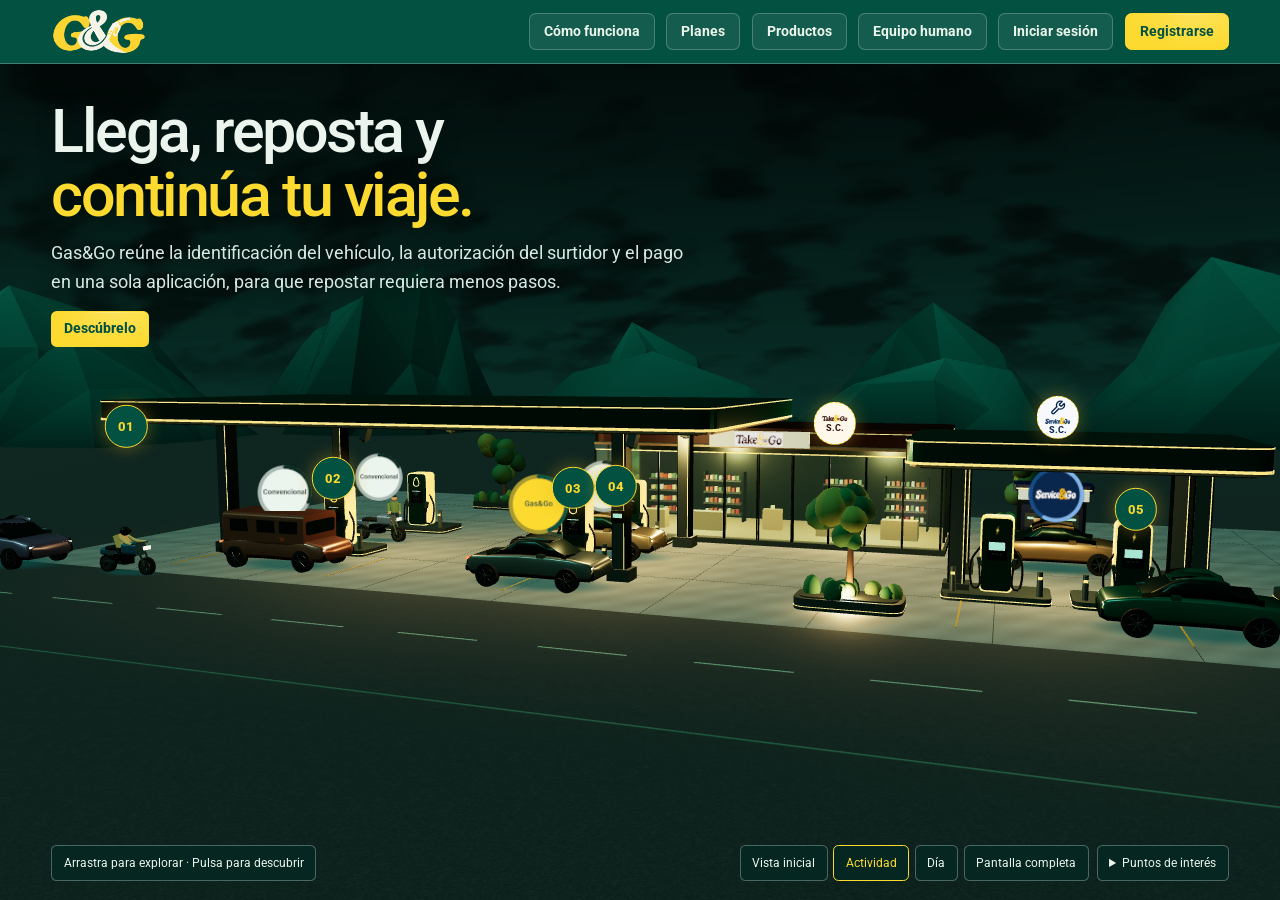
<file: index.html>
<!doctype html>
<html lang="es">
  <head>
    <meta charset="utf-8">
    <meta name="viewport" content="width=device-width, initial-scale=1">
    <meta name="description" content="Gas&Go es un proyecto universitario que propone simplificar la identificación, la autorización y el pago al repostar.">
    <title>Gas&amp;Go | Llega, reposta y continúa tu viaje</title>
    <link rel="icon" href="assets/images/logo-gg.webp" type="image/webp">
    <link rel="stylesheet" href="assets/css/site.css">
    <link rel="stylesheet" href="assets/css/station.css">
    <link rel="stylesheet" href="assets/css/specular.css">
    <script type="module" src="assets/specular.js"></script>
    <script type="module" src="assets/scene/experience.js"></script>
    <script type="module" src="assets/cursor-trail.js"></script>
  </head>
  <body class="home-page">
    <header class="site-header">
      <div class="header-inner">
        <a class="brand" href="./" aria-label="Gas&Go, inicio">
          <img src="assets/images/logo-gg.webp" alt="" width="720" height="355">
        </a>
        <nav aria-label="Navegación principal">
          <a href="como-funciona.html">Cómo funciona</a>
          <a href="planes.html">Planes</a>
          <a href="productos.html">Productos</a>
          <a href="equipo-humano.html">Equipo humano</a>
          <a href="iniciar-sesion.html">Iniciar sesión</a>
          <a href="registrarse.html" class="nav-register specular">Registrarse</a>
        </nav>
      </div>
    </header>

    <main>
      <section class="hero" aria-labelledby="titulo">
        <div class="station" id="estacion">
          <div class="station-view" aria-hidden="true">
            <img class="station-poster" src="assets/images/station-poster.webp" width="1440" height="810" alt="">
          </div>

          <div class="station-intro">
            <h1 id="titulo">Llega, reposta y <em>continúa tu viaje.</em></h1>
            <p>Gas&amp;Go reúne la identificación del vehículo, la autorización del surtidor y el pago en una sola aplicación, para que repostar requiera menos pasos.</p>
            <button type="button" class="station-discover station-start specular" data-zone="0" aria-controls="station-panel" hidden>Descúbrelo</button>
          </div>

          <div class="station-markers" aria-label="Puntos de interés">
            <button type="button" class="station-marker" data-zone="0" aria-label="01 Identificación inteligente" data-name="Identificación inteligente">01</button>
            <button type="button" class="station-marker" data-zone="1" aria-label="02 Detección del surtidor" data-name="Detección del surtidor">02</button>
            <button type="button" class="station-marker" data-zone="2" aria-label="03 Repostaje inteligente" data-name="Repostaje inteligente">03</button>
            <button type="button" class="station-marker" data-zone="3" aria-label="04 Pago automático" data-name="Pago automático">04</button>
            <button type="button" class="station-marker" data-zone="4" aria-label="05 Recarga eléctrica" data-name="Recarga eléctrica">05</button>
            <button type="button" class="station-marker station-marker--service" data-brand="takego" data-zone="5" aria-label="Servicios complementarios - Take&amp;Go" data-name="Take&amp;Go"><span class="service-mark" aria-hidden="true"></span><span>S.C.</span></button>
            <button type="button" class="station-marker station-marker--service" data-brand="servicego" data-zone="6" aria-label="Servicios complementarios - Service&amp;Go" data-name="Service&amp;Go">
              <svg viewBox="0 0 24 24" fill="none" stroke="currentColor" stroke-width="2" stroke-linecap="round" stroke-linejoin="round" aria-hidden="true"><path d="M14.7 6.3a1 1 0 0 0 0 1.4l1.6 1.6a1 1 0 0 0 1.4 0l3.8-3.8a6 6 0 0 1-7.9 7.9l-6.9 6.9a2.1 2.1 0 0 1-3-3l6.9-6.9a6 6 0 0 1 7.9-7.9z"/></svg>
              <span class="service-mark" aria-hidden="true"></span><span>S.C.</span>
            </button>
          </div>

          <div class="station-toolbar">
            <p class="station-instructions">Pulsa un punto para descubrir la estación.</p>
            <div class="station-actions" hidden>
              <button type="button" data-action="reset">Vista inicial</button>
              <button type="button" data-action="activity" aria-pressed="false">Actividad</button>
              <button type="button" data-action="day" aria-pressed="false">Día</button>
              <button type="button" data-action="fullscreen" aria-pressed="false">Pantalla completa</button>
            </div>
            <details class="station-directory">
              <summary>Puntos de interés</summary>
              <div class="station-directory-menu">
                <button type="button" class="station-tour-trigger">Ver el recorrido</button>
                <ol>
                  <li><button type="button" data-zone="0">Identificación inteligente</button></li>
                  <li><button type="button" data-zone="1">Detección del surtidor</button></li>
                  <li><button type="button" data-zone="2">Repostaje inteligente</button></li>
                  <li><button type="button" data-zone="3">Pago automático</button></li>
                  <li><button type="button" data-zone="4">Recarga eléctrica</button></li>
                </ol>
                <p class="station-directory-category">Servicios complementarios</p>
                <ul>
                  <li><button type="button" class="station-brand-choice" data-brand="takego" data-zone="5"><span class="service-mark" aria-hidden="true"></span>Take&amp;Go</button></li>
                  <li><button type="button" class="station-brand-choice" data-brand="servicego" data-zone="6"><span class="service-mark" aria-hidden="true"></span>Service&amp;Go</button></li>
                </ul>
              </div>
            </details>
          </div>

          <aside class="station-panel" id="station-panel" aria-labelledby="service-title" hidden>
            <button type="button" class="station-close specular" aria-label="Cerrar y volver a la vista inicial">×</button>
            <p class="station-number"></p>
            <div class="station-brand-logo service-mark" aria-hidden="true" hidden></div>
            <h2 id="service-title" tabindex="-1"></h2>
            <p class="station-description"></p>
            <a class="station-discover specular" href="como-funciona.html" hidden>Descúbre cómo</a>
            <nav class="station-step-nav" aria-label="Navegación del recorrido" hidden>
              <button type="button" class="station-step-prev specular">Paso anterior</button>
              <button type="button" class="station-step-next specular"><span class="service-mark" aria-hidden="true" hidden></span><span class="station-step-next-label">Siguiente paso</span></button>
            </nav>
            <button type="button" class="station-tour-back specular" hidden>Volver al recorrido</button>
            <div class="station-tour" hidden>
              <ol>
                <li>
                  <button type="button" class="specular" data-zone="0">Al llegar</button>
                  <p>Las cámaras identifican el vehículo y comprueban si está vinculado a una cuenta.</p>
                </li>
                <li>
                  <button type="button" class="specular" data-zone="1">Al estacionar</button>
                  <p>Con Bluetooth activado, Gas&amp;Go detecta en qué surtidor estás.</p>
                </li>
                <li>
                  <button type="button" class="specular" data-zone="2">Antes de repostar</button>
                  <p>La aplicación realiza el precargo y desbloquea el surtidor.</p>
                </li>
                <li>
                  <button type="button" class="specular" data-zone="3">Al terminar</button>
                  <p>El cargo se ajusta al importe del repostaje.</p>
                </li>
              </ol>
              <details class="station-more">
                <summary class="specular">Qué probamos en el prototipo</summary>
                <p>Los tres grupos comprendieron el recorrido. La identificación, el suministro y el cobro fueron simulados. Reducir un 30 % el tiempo total de repostaje era un objetivo que quedó sin validar.</p>
              </details>
            </div>
          </aside>
          <noscript><p class="station-noscript">Activa JavaScript para explorar la estación.</p></noscript>
        </div>
      </section>
    </main>
  </body>
</html>
</file>
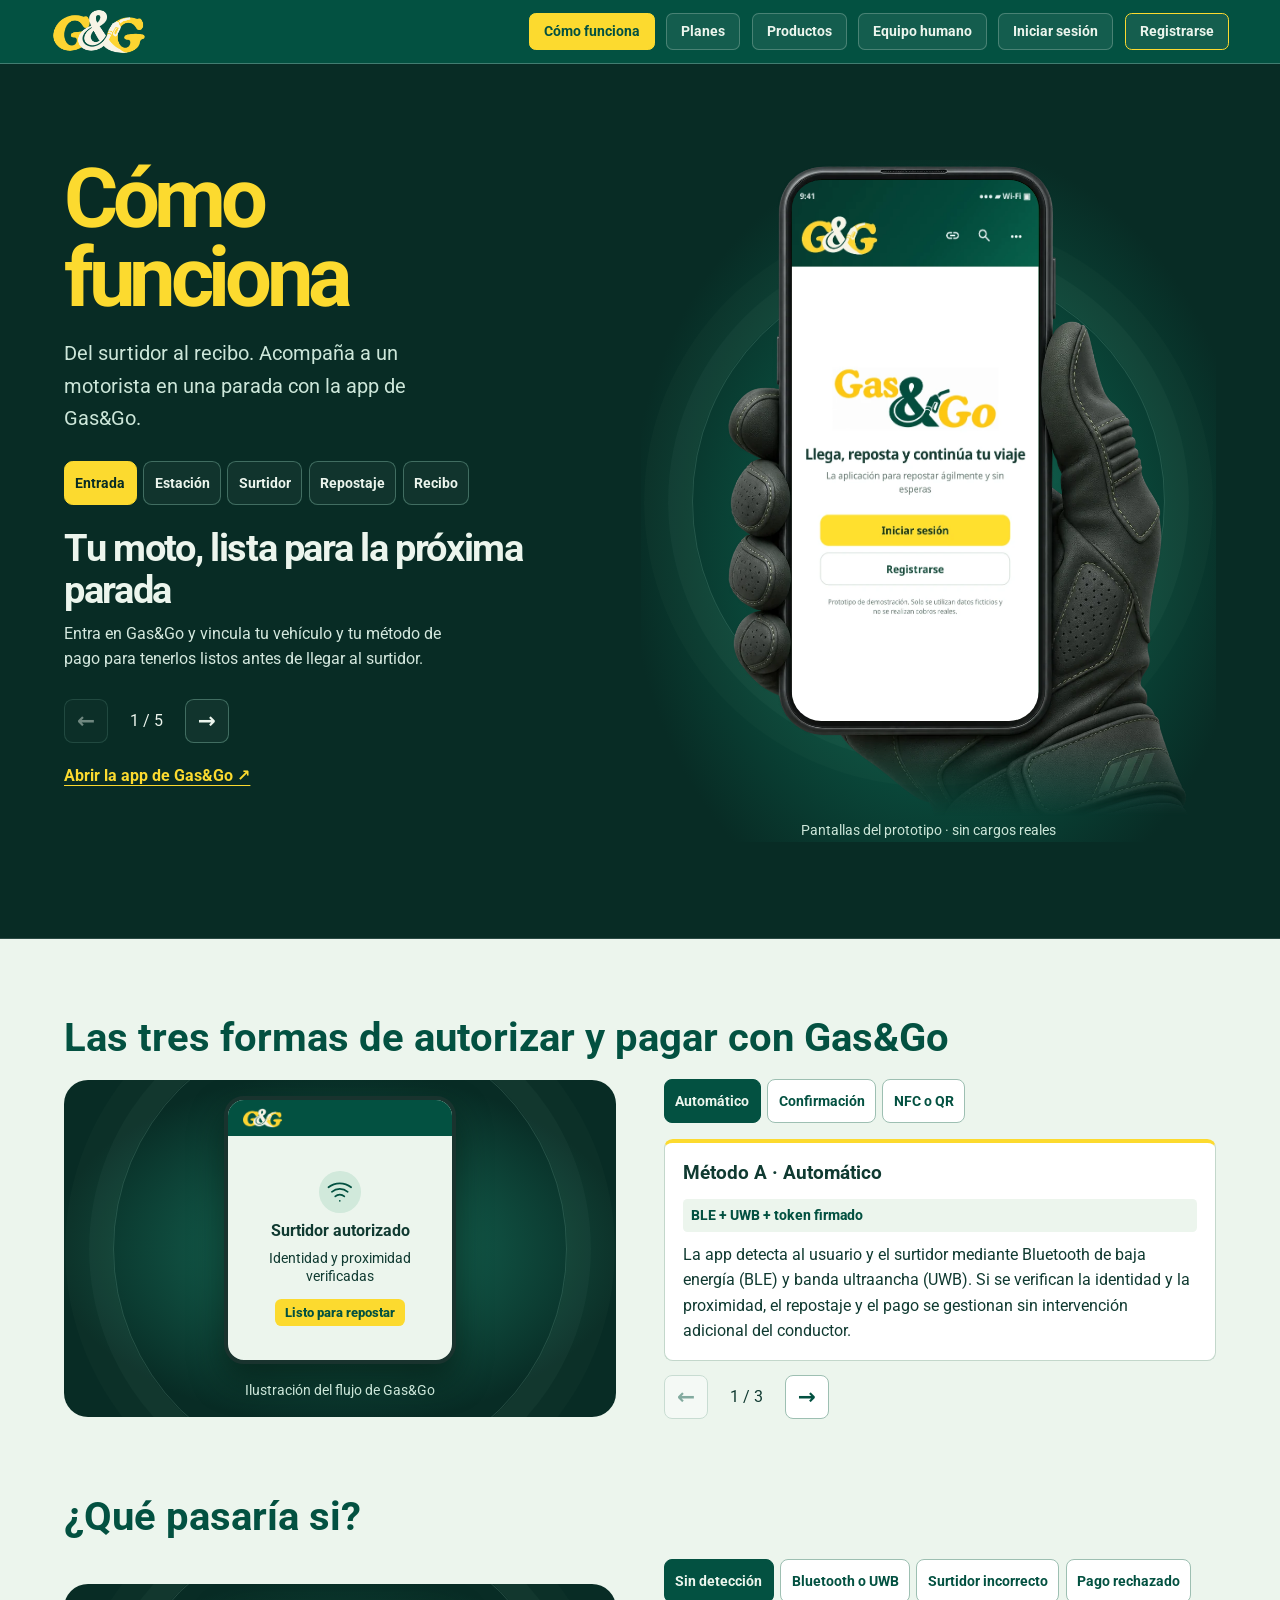
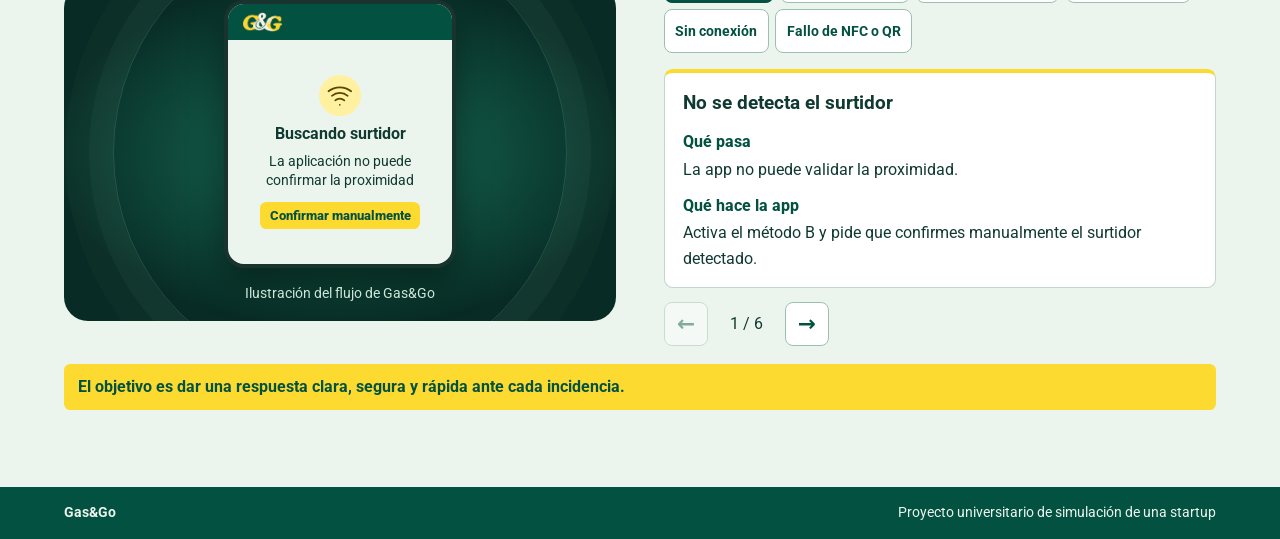
<file: como-funciona.html>
<!doctype html>
<html lang="es">
  <head>
    <meta charset="utf-8">
    <meta name="viewport" content="width=device-width, initial-scale=1">
    <title>Cómo funciona | Gas&amp;Go</title>
    <link rel="icon" href="assets/images/logo-gg.webp" type="image/webp">
    <link rel="stylesheet" href="assets/css/site.css">
    <link rel="stylesheet" href="assets/css/app-tour.css">
    <script type="module" src="assets/cursor-trail.js"></script>
    <script type="module" src="assets/app-tour.js"></script>
  </head>
  <body>
    <header class="site-header">
      <div class="header-inner">
        <a class="brand" href="./" aria-label="Gas&Go, inicio">
          <img src="assets/images/logo-gg.webp" alt="" width="720" height="355">
        </a>
        <nav aria-label="Navegación principal">
          <a href="como-funciona.html" aria-current="page">Cómo funciona</a>
          <a href="planes.html">Planes</a>
          <a href="productos.html">Productos</a>
          <a href="equipo-humano.html">Equipo humano</a>
          <a href="iniciar-sesion.html">Iniciar sesión</a>
          <a href="registrarse.html" class="nav-register">Registrarse</a>
        </nav>
      </div>
    </header>

    <main>
      <section class="app-tour" aria-labelledby="pasos">
        <div class="container app-tour-layout">
          <div class="app-tour-intro">
            <h1 id="pasos">Cómo funciona</h1>
            <p>Del surtidor al recibo. Acompaña a un motorista en una parada con la app de Gas&amp;Go.</p>
          </div>
          <nav class="app-tour-nav" aria-label="Pasos del recorrido" hidden>
            <button type="button" data-tour-step="0">Entrada</button>
            <button type="button" data-tour-step="1">Estación</button>
            <button type="button" data-tour-step="2">Surtidor</button>
            <button type="button" data-tour-step="3">Repostaje</button>
            <button type="button" data-tour-step="4">Recibo</button>
          </nav>
          <div class="app-tour-visual" aria-label="Vistas del prototipo de Gas&amp;Go">
            <div class="app-tour-phone">
              <img class="app-tour-hand" src="assets/images/app-tour/mano.webp" width="960" height="1270" alt="" aria-hidden="true">
              <img class="app-tour-screen" src="assets/images/app-tour/bienvenida.webp" width="585" height="1200" alt="Bienvenida de Gas&amp;Go con las opciones de iniciar sesión y registrarse.">
            </div>
            <p class="app-tour-caption">Pantallas del prototipo · sin cargos reales</p>
          </div>
          <div class="app-tour-content">
            <ol class="app-tour-steps" aria-live="polite">
              <li data-screen="bienvenida" data-alt="Bienvenida de Gas&amp;Go con las opciones de iniciar sesión y registrarse.">
                <h2>Tu moto, lista para la próxima parada</h2>
                <p>Entra en Gas&amp;Go y vincula tu vehículo y tu método de pago para tenerlos listos antes de llegar al surtidor.</p>
              </li>
              <li data-screen="estacion" data-alt="Ficha de GAS&amp;GO Demo con los combustibles, la disponibilidad y la opción de abrir el surtidor.">
                <h2>Elige dónde parar</h2>
                <p>Consulta las estaciones y su disponibilidad. En la de demostración puedes ver los precios, los puntos libres y abrir el surtidor virtual desde su ficha.</p>
              </li>
              <li data-screen="confirmacion" data-alt="Aviso de confirmación del surtidor 02 para la moto vinculada.">
                <h2>Comprueba el surtidor</h2>
                <p>Gas&amp;Go intenta verificar la proximidad automáticamente. En esta parada, la app te pide confirmar que estás frente al surtidor 02 antes de autorizarlo.</p>
              </li>
              <li data-screen="autorizado" data-alt="Ficha de la estación con el aviso Surtidor autorizado.">
                <h2>Reposta</h2>
                <p>Con el surtidor autorizado, ya puedes usar la manguera. En el prototipo, el suministro se controla desde el simulador que se abre al iniciar la operación.</p>
              </li>
              <li data-screen="historial" data-alt="Historial de la app con la operación de repostaje y el acceso a su recibo.">
                <h2>El recibo te espera en Historial</h2>
                <p>Al terminar, Gas&amp;Go registra el importe del suministro y guarda el recibo en Historial. Puedes seguir tu viaje y consultarlo más tarde.</p>
              </li>
            </ol>
            <div class="app-tour-controls" hidden>
              <button type="button" data-tour-move="-1" aria-label="Paso anterior"><span aria-hidden="true">←</span></button>
              <output class="app-tour-count" aria-label="Progreso del recorrido"></output>
              <button type="button" data-tour-move="1" aria-label="Paso siguiente"><span aria-hidden="true">→</span></button>
            </div>
            <a class="app-tour-link" href="https://rbayes-upc.github.io/GAS-GO/index.html">Abrir la app de Gas&amp;Go <span aria-hidden="true">↗</span></a>
          </div>
        </div>
      </section>

      <section class="container methods" aria-labelledby="methods-title">
        <h2 id="methods-title">Las tres formas de autorizar y pagar con Gas&amp;Go</h2>
        <div class="reference-tour">
          <nav class="app-tour-nav" aria-label="Métodos de autorización" hidden>
            <button type="button" data-tour-step="0">Automático</button>
            <button type="button" data-tour-step="1">Confirmación</button>
            <button type="button" data-tour-step="2">NFC o QR</button>
          </nav>
          <div class="reference-visual app-tour-visual" hidden aria-hidden="true">
            <div class="reference-phone">
              <div class="reference-phone-brand"><img src="assets/images/logo-gg.webp" alt="" width="720" height="355"></div>
              <div class="reference-phone-content">
                <svg class="reference-icon" viewBox="0 0 24 24" fill="none" stroke="currentColor" stroke-width="1.5" stroke-linecap="round" stroke-linejoin="round"><path></path></svg>
                <strong class="reference-title"></strong>
                <p class="reference-message"></p>
                <span class="reference-action"></span>
              </div>
            </div>
            <p class="app-tour-caption">Ilustración del flujo de Gas&amp;Go</p>
          </div>
          <div class="reference-copy">
            <div class="methods-grid reference-steps" aria-live="polite">
              <article data-icon="signal" data-preview="Surtidor autorizado" data-message="Identidad y proximidad verificadas" data-action-label="Listo para repostar" data-tone="success">
                <h3>Método A · Automático</h3>
                <p class="method-tech">BLE + UWB + token firmado</p>
                <p>La app detecta al usuario y el surtidor mediante Bluetooth de baja energía (BLE) y banda ultraancha (UWB). Si se verifican la identidad y la proximidad, el repostaje y el pago se gestionan sin intervención adicional del conductor.</p>
              </article>
              <article data-icon="pump" data-preview="Confirma el surtidor" data-message="Comprueba que estás junto al surtidor detectado" data-action-label="Confirmar surtidor" data-tone="warning">
                <h3>Método B · Confirmación</h3>
                <p class="method-tech">BLE + token firmado + confirmación manual</p>
                <p>Si la app no puede verificar automáticamente la proximidad, pide al conductor que confirme el surtidor detectado antes de continuar con el pago.</p>
              </article>
              <article data-icon="qr" data-preview="Verificación alternativa" data-message="Acerca el móvil al lector NFC o escanea el QR del surtidor" data-action-label="Identificar por NFC o QR" data-tone="warning">
                <h3>Método C · Alternativo</h3>
                <p class="method-tech">NFC o QR dinámico</p>
                <p>Si los métodos anteriores no funcionan, el conductor puede identificarse y completar el proceso acercando el móvil al lector NFC o escaneando el QR dinámico del surtidor.</p>
              </article>
            </div>
            <div class="app-tour-controls" hidden>
              <button type="button" data-tour-move="-1" aria-label="Paso anterior"><span aria-hidden="true">←</span></button>
              <output class="app-tour-count" aria-label="Progreso del recorrido"></output>
              <button type="button" data-tour-move="1" aria-label="Paso siguiente"><span aria-hidden="true">→</span></button>
            </div>
          </div>
        </div>
      </section>
      <section class="container methods scenarios" aria-labelledby="scenarios-title">
        <h2 id="scenarios-title">¿Qué pasaría si?</h2>
        <div class="reference-tour">
          <nav class="app-tour-nav" aria-label="Incidencias del repostaje" hidden>
            <button type="button" data-tour-step="0">Sin detección</button>
            <button type="button" data-tour-step="1">Bluetooth o UWB</button>
            <button type="button" data-tour-step="2">Surtidor incorrecto</button>
            <button type="button" data-tour-step="3">Pago rechazado</button>
            <button type="button" data-tour-step="4">Sin conexión</button>
            <button type="button" data-tour-step="5">Fallo de NFC o QR</button>
          </nav>
          <div class="reference-visual app-tour-visual" hidden aria-hidden="true">
            <div class="reference-phone">
              <div class="reference-phone-brand"><img src="assets/images/logo-gg.webp" alt="" width="720" height="355"></div>
              <div class="reference-phone-content">
                <svg class="reference-icon" viewBox="0 0 24 24" fill="none" stroke="currentColor" stroke-width="1.5" stroke-linecap="round" stroke-linejoin="round"><path></path></svg>
                <strong class="reference-title"></strong>
                <p class="reference-message"></p>
                <span class="reference-action"></span>
              </div>
            </div>
            <p class="app-tour-caption">Ilustración del flujo de Gas&amp;Go</p>
          </div>
          <div class="reference-copy">
            <div class="methods-grid reference-steps" aria-live="polite">
              <article data-icon="signal" data-preview="Buscando surtidor" data-message="La aplicación no puede confirmar la proximidad" data-action-label="Confirmar manualmente" data-tone="warning">
                <h3>No se detecta el surtidor</h3>
                <dl>
                  <dt>Qué pasa</dt>
                  <dd>La app no puede validar la proximidad.</dd>
                  <dt>Qué hace la app</dt>
                  <dd>Activa el método B y pide que confirmes manualmente el surtidor detectado.</dd>
                </dl>
              </article>
              <article data-icon="signal" data-preview="Conexión de proximidad desactivada" data-message="Activa Bluetooth o UWB para completar la detección" data-action-label="Continuar con otro método" data-tone="warning">
                <h3>Bluetooth o UWB desactivado</h3>
                <dl>
                  <dt>Qué pasa</dt>
                  <dd>La detección automática queda incompleta.</dd>
                  <dt>Qué hace la app</dt>
                  <dd>Muestra una alerta y explica cómo activar Bluetooth o UWB, o cómo continuar con otro método.</dd>
                </dl>
              </article>
              <article data-icon="pump" data-preview="El surtidor no coincide" data-message="La autorización queda bloqueada hasta verificar el surtidor" data-action-label="Validar el surtidor" data-tone="error">
                <h3>Surtidor incorrecto</h3>
                <dl>
                  <dt>Qué pasa</dt>
                  <dd>La identidad del usuario no coincide con el surtidor detectado.</dd>
                  <dt>Qué hace la app</dt>
                  <dd>Bloquea la apertura automática y solicita una validación manual antes de continuar.</dd>
                </dl>
              </article>
              <article data-icon="card" data-preview="Pago rechazado" data-message="La operación queda en pausa" data-action-label="Cambiar método de pago" data-tone="error">
                <h3>Pago rechazado</h3>
                <dl>
                  <dt>Qué pasa</dt>
                  <dd>La tarjeta o el método de pago no autoriza la operación.</dd>
                  <dt>Qué hace la app</dt>
                  <dd>Pausa el proceso, avisa del error y permite cambiar el método de pago o reintentar.</dd>
                </dl>
              </article>
              <article data-icon="signal" data-preview="Reconectando…" data-message="La sesión se conserva mientras se intenta recuperar la conexión" data-action-label="Usar NFC o QR" data-tone="warning">
                <h3>Sin conexión o señal débil</h3>
                <dl>
                  <dt>Qué pasa</dt>
                  <dd>Se interrumpe la comunicación con el sistema.</dd>
                  <dt>Qué hace la app</dt>
                  <dd>Conserva la sesión unos segundos e intenta reconectar. Si sigue sin conexión, ofrece NFC o QR como alternativa.</dd>
                </dl>
              </article>
              <article data-icon="qr" data-preview="Verificación alternativa fallida" data-message="Sigue las instrucciones de la estación" data-action-label="Repostaje tradicional" data-tone="error">
                <h3>NFC o QR no funciona</h3>
                <dl>
                  <dt>Qué pasa</dt>
                  <dd>Falla el método alternativo.</dd>
                  <dt>Qué hace la app</dt>
                  <dd>Deriva al proceso tradicional y muestra instrucciones para completar el repostaje con seguridad.</dd>
                </dl>
              </article>
            </div>
            <div class="app-tour-controls" hidden>
              <button type="button" data-tour-move="-1" aria-label="Paso anterior"><span aria-hidden="true">←</span></button>
              <output class="app-tour-count" aria-label="Progreso del recorrido"></output>
              <button type="button" data-tour-move="1" aria-label="Paso siguiente"><span aria-hidden="true">→</span></button>
            </div>
          </div>
        </div>
        <p class="scenarios-objective">El objetivo es dar una respuesta clara, segura y rápida ante cada incidencia.</p>
      </section>
    </main>

    <footer class="site-footer">
      <div class="container footer-inner">
        <strong>Gas&amp;Go</strong>
        <span>Proyecto universitario de simulación de una startup</span>
      </div>
    </footer>
  </body>
</html>
</file>
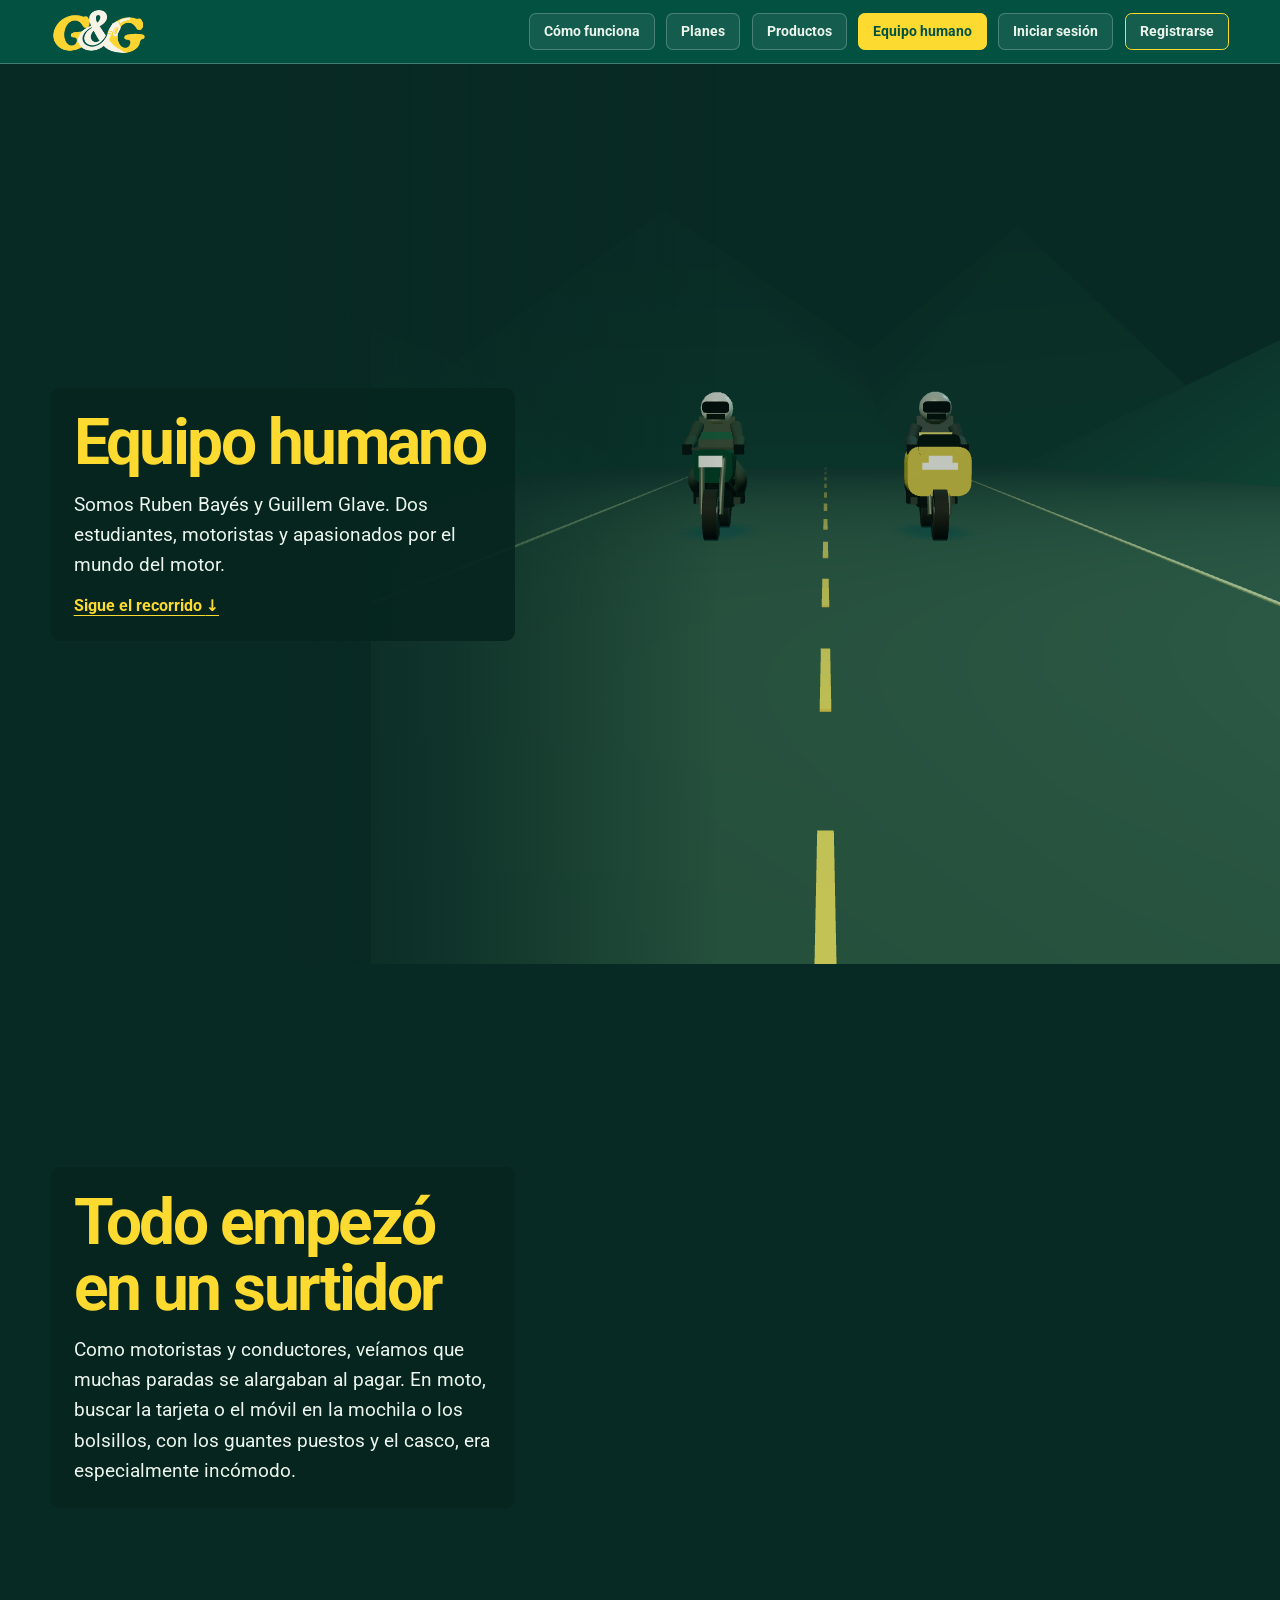
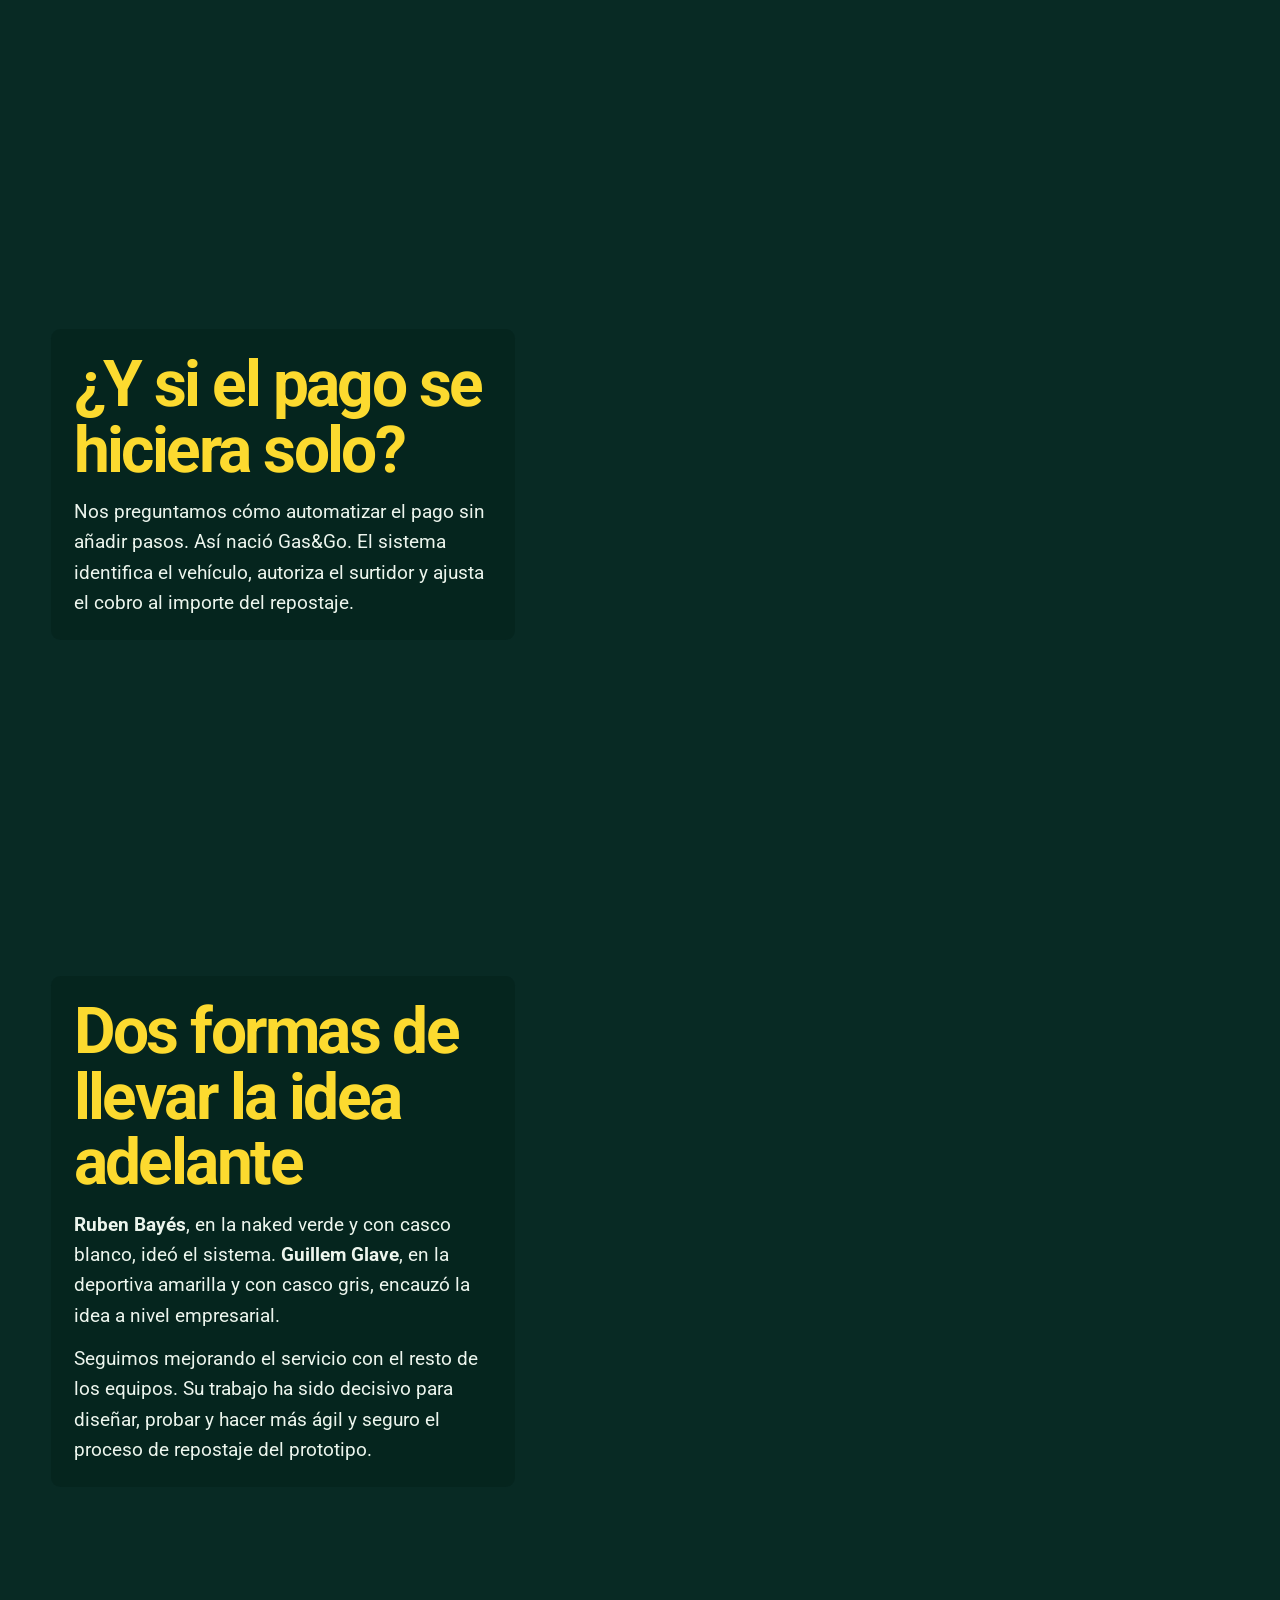
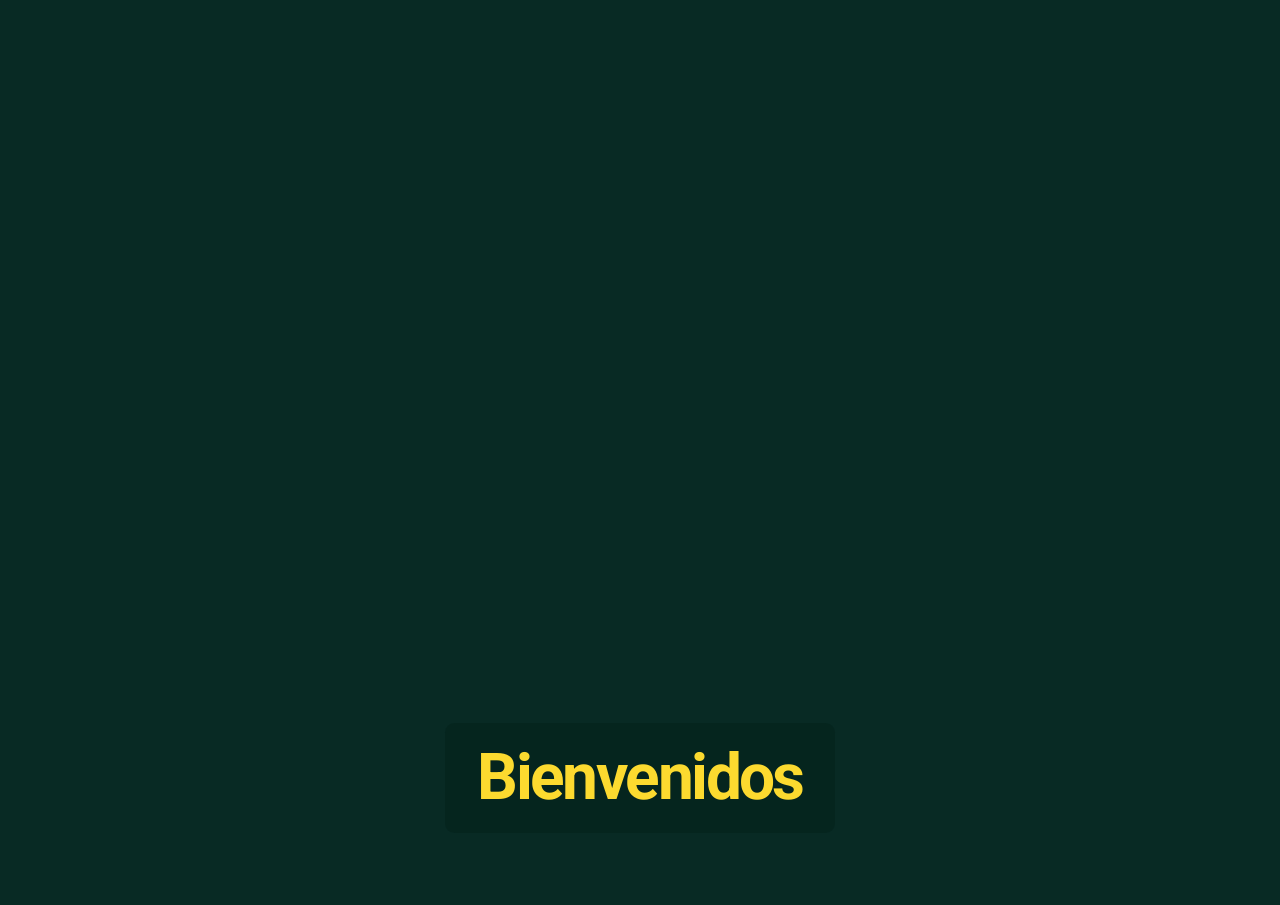
<file: equipo-humano.html>
<!doctype html>
<html lang="es">
  <head>
    <meta charset="utf-8">
    <meta name="viewport" content="width=device-width, initial-scale=1">
    <meta name="description" content="Conoce a Ruben Bayés y Guillem Glave, los dos estudiantes motoristas que crearon Gas&Go.">
    <title>Equipo humano | Gas&amp;Go</title>
    <link rel="icon" href="assets/images/logo-gg.webp" type="image/webp">
    <link rel="stylesheet" href="assets/css/site.css">
    <link rel="stylesheet" href="assets/css/team.css">
    <script type="module" src="assets/cursor-trail.js"></script>
    <script type="module" src="assets/scene/team.js"></script>
  </head>
  <body>
    <header class="site-header">
      <div class="header-inner">
        <a class="brand" href="./" aria-label="Gas&Go, inicio">
          <img src="assets/images/logo-gg.webp" alt="" width="720" height="355">
        </a>
        <nav aria-label="Navegación principal">
          <a href="como-funciona.html">Cómo funciona</a>
          <a href="planes.html">Planes</a>
          <a href="productos.html">Productos</a>
          <a href="equipo-humano.html" aria-current="page">Equipo humano</a>
          <a href="iniciar-sesion.html">Iniciar sesión</a>
          <a href="registrarse.html" class="nav-register">Registrarse</a>
        </nav>
      </div>
    </header>
    <main class="team-story">
      <div class="team-stage" aria-hidden="true">
        <div class="team-view"></div>
      </div>
      <div class="team-chapters">
        <section class="team-chapter" data-team-progress="0" aria-labelledby="team-title">
          <div class="team-copy">
            <h1 id="team-title">Equipo humano</h1>
            <p>Somos Ruben Bayés y Guillem Glave. Dos estudiantes, motoristas y apasionados por el mundo del motor.</p>
            <a href="#primera-parada">Sigue el recorrido <span aria-hidden="true">↓</span></a>
          </div>
        </section>
        <section class="team-chapter" id="primera-parada" data-team-progress=".28">
          <div class="team-copy">
            <h2>Todo empezó en un surtidor</h2>
            <p>Como motoristas y conductores, veíamos que muchas paradas se alargaban al pagar. En moto, buscar la tarjeta o el móvil en la mochila o los bolsillos, con los guantes puestos y el casco, era especialmente incómodo.</p>
          </div>
        </section>
        <section class="team-chapter" data-team-progress=".54">
          <div class="team-copy">
            <h2>¿Y si el pago se hiciera solo?</h2>
            <p>Nos preguntamos cómo automatizar el pago sin añadir pasos. Así nació Gas&amp;Go. El sistema identifica el vehículo, autoriza el surtidor y ajusta el cobro al importe del repostaje.</p>
          </div>
        </section>
        <section class="team-chapter" data-team-progress=".78">
          <div class="team-copy">
            <h2>Dos formas de llevar la idea adelante</h2>
            <p><strong>Ruben Bayés</strong>, en la naked verde y con casco blanco, ideó el sistema. <strong>Guillem Glave</strong>, en la deportiva amarilla y con casco gris, encauzó la idea a nivel empresarial.</p>
            <p>Seguimos mejorando el servicio con el resto de los equipos. Su trabajo ha sido decisivo para diseñar, probar y hacer más ágil y seguro el proceso de repostaje del prototipo.</p>
          </div>
        </section>
        <section class="team-chapter team-finale" data-team-progress="1">
          <div class="team-copy">
            <h2>Bienvenidos</h2>
          </div>
        </section>
      </div>
    </main>
  </body>
</html>
</file>
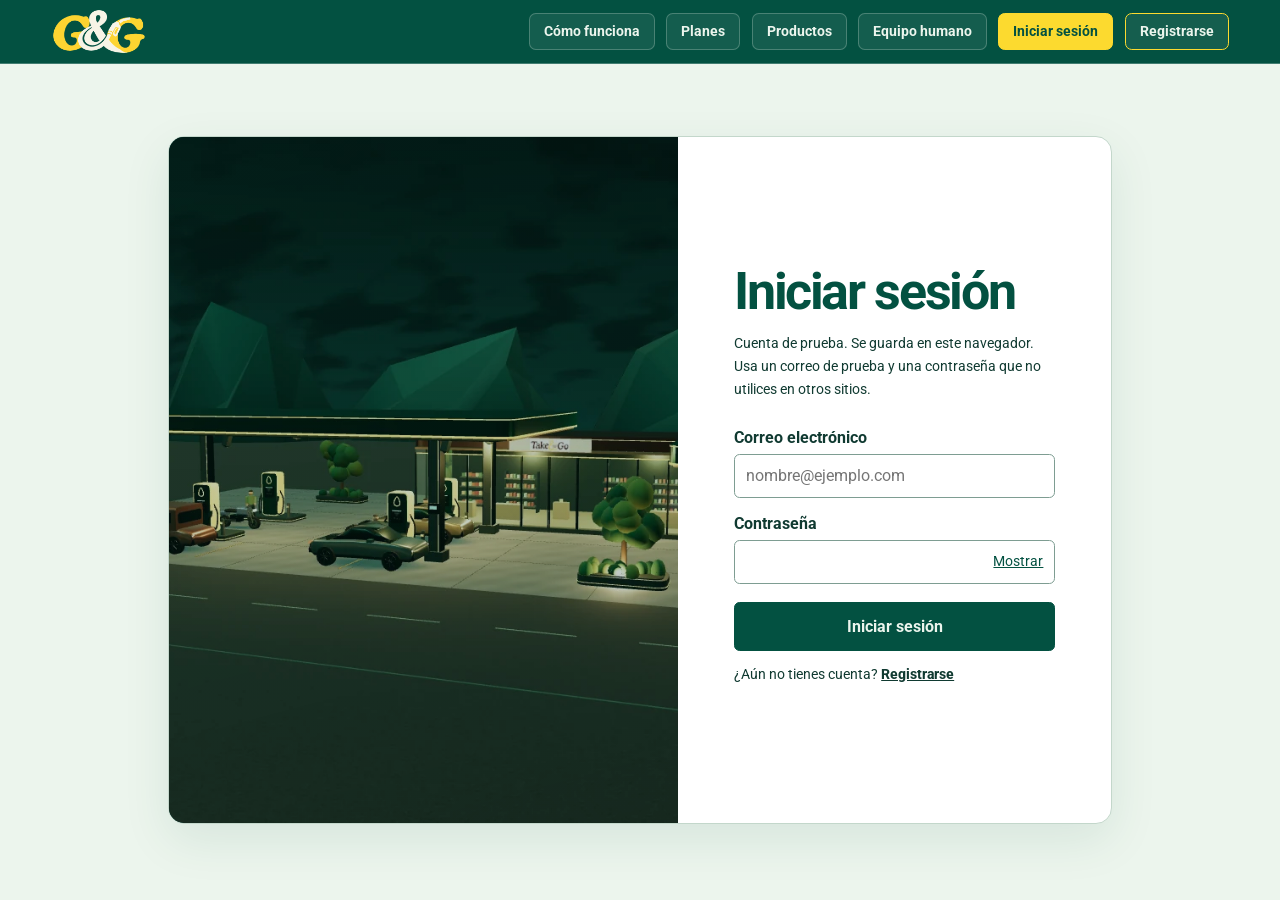
<file: iniciar-sesion.html>
<!doctype html>
<html lang="es">
  <head>
    <meta charset="utf-8">
    <meta name="viewport" content="width=device-width, initial-scale=1">
    <title>Iniciar sesión | Gas&amp;Go</title>
    <link rel="icon" href="assets/images/logo-gg.webp" type="image/webp">
    <link rel="stylesheet" href="assets/css/site.css">
    <link rel="stylesheet" href="assets/css/auth.css">
    <script type="module" src="assets/auth/forms.js"></script>
    <script type="module" src="assets/cursor-trail.js"></script>
  </head>
  <body>
    <header class="site-header">
      <div class="header-inner">
        <a class="brand" href="./" aria-label="Gas&Go, inicio">
          <img src="assets/images/logo-gg.webp" alt="" width="720" height="355">
        </a>
        <nav aria-label="Navegación principal">
          <a href="como-funciona.html">Cómo funciona</a>
          <a href="planes.html">Planes</a>
          <a href="productos.html">Productos</a>
          <a href="equipo-humano.html">Equipo humano</a>
          <a href="iniciar-sesion.html" aria-current="page">Iniciar sesión</a>
          <a href="registrarse.html" class="nav-register">Registrarse</a>
        </nav>
      </div>
    </header>
    <main class="container auth-main">
      <div class="auth-illustration" aria-hidden="true"></div>
      <section class="auth-card" aria-labelledby="auth-title">
        <h1 id="auth-title">Iniciar sesión</h1>
        <p id="auth-note">Cuenta de prueba. Se guarda en este navegador. Usa un correo de prueba y una contraseña que no utilices en otros sitios.</p>
        <form method="post" data-mode="login" aria-describedby="auth-note">
          <label for="email">Correo electrónico</label>
          <input id="email" name="email" type="email" autocomplete="username" maxlength="254" placeholder="nombre@ejemplo.com" required>
          <label for="password">Contraseña</label>
          <div class="auth-password">
            <input id="password" name="password" type="password" autocomplete="current-password" maxlength="128" required>
            <button class="auth-reveal" type="button" aria-controls="password" aria-pressed="false" hidden>Mostrar</button>
          </div>
          <button class="auth-submit" type="submit" disabled>Iniciar sesión</button>
          <p class="auth-status" role="status"></p>
        </form>
        <p class="auth-switch">¿Aún no tienes cuenta? <a href="registrarse.html">Registrarse</a></p>
        <div class="auth-session" hidden>
          <p class="auth-greeting"></p>
          <a class="auth-submit" href="./">Volver a la estación</a>
          <button type="button" class="auth-signout">Cerrar sesión</button>
        </div>
        <noscript><p>Activa JavaScript para usar la cuenta de prueba.</p></noscript>
      </section>
    </main>
  </body>
</html>
</file>
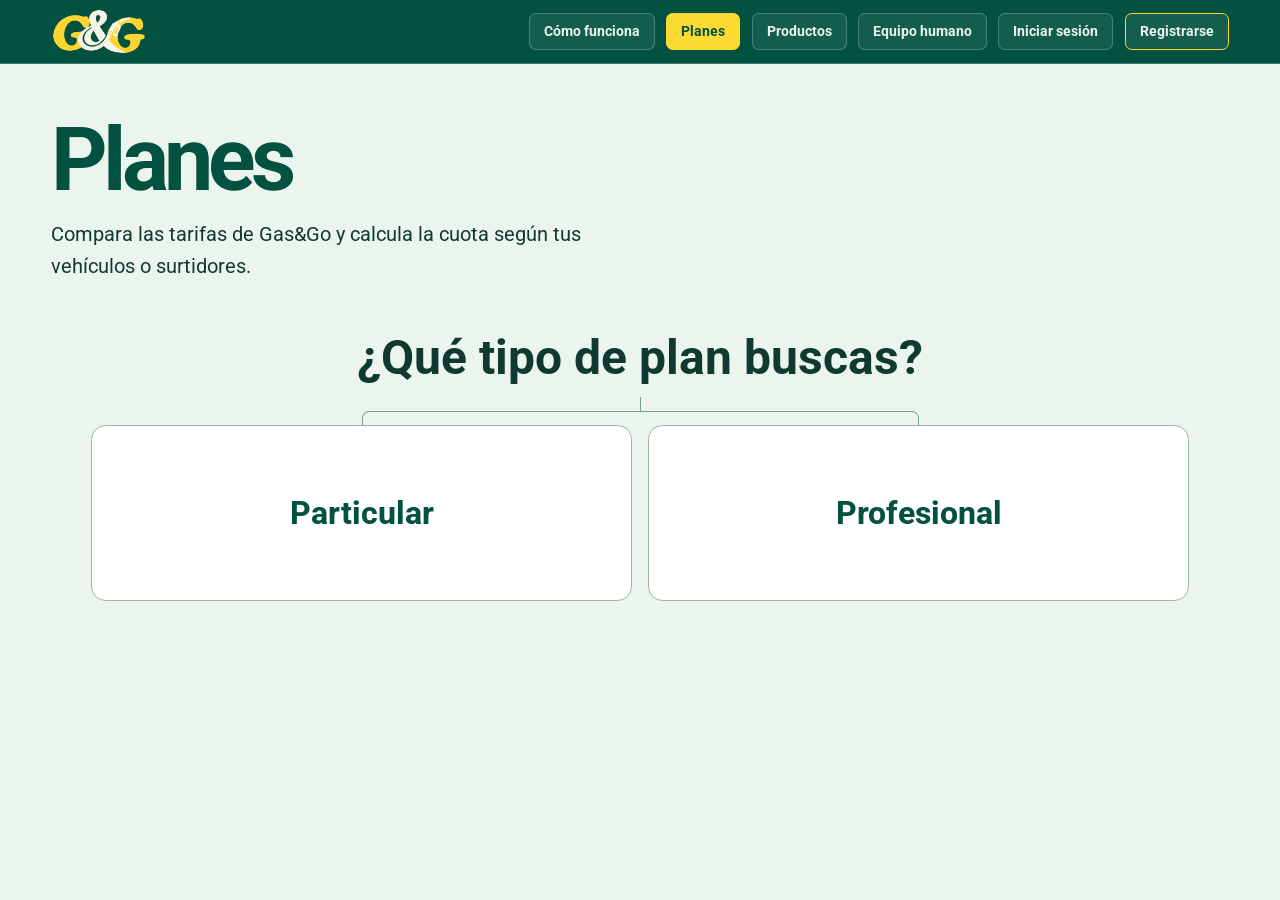
<file: planes.html>
<!doctype html>
<html lang="es">
  <head>
    <meta charset="utf-8">
    <meta name="viewport" content="width=device-width, initial-scale=1">
    <meta name="description" content="Compara los planes de Gas&Go para particulares, autónomos, estaciones y flotas.">
    <title>Planes | Gas&amp;Go</title>
    <link rel="icon" href="assets/images/logo-gg.webp" type="image/webp">
    <link rel="stylesheet" href="assets/css/site.css">
    <link rel="stylesheet" href="assets/css/plans.css">
    <script type="module" src="assets/plans.js"></script>
    <script type="module" src="assets/cursor-trail.js"></script>
  </head>
  <body>
    <header class="site-header">
      <div class="header-inner">
        <a class="brand" href="./" aria-label="Gas&Go, inicio">
          <img src="assets/images/logo-gg.webp" alt="" width="720" height="355">
        </a>
        <nav aria-label="Navegación principal">
          <a href="como-funciona.html">Cómo funciona</a>
          <a href="planes.html" aria-current="page">Planes</a>
          <a href="productos.html">Productos</a>
          <a href="equipo-humano.html">Equipo humano</a>
          <a href="iniciar-sesion.html">Iniciar sesión</a>
          <a href="registrarse.html" class="nav-register">Registrarse</a>
        </nav>
      </div>
    </header>
    <main>
      <section class="plans-hero" aria-labelledby="plans-title">
        <div class="plans-hero-inner">
          <h1 id="plans-title">Planes</h1>
          <p>Compara las tarifas de Gas&amp;Go y calcula la cuota según tus vehículos o surtidores.</p>
        </div>
      </section>

      <div class="container plans-main">
        <form class="plans-profiles" aria-label="Configurar plan">
          <button type="button" class="plans-back" aria-label="Atrás" hidden>
            <svg viewBox="0 0 24 24" fill="none" stroke="currentColor" stroke-width="2" stroke-linecap="round" stroke-linejoin="round" aria-hidden="true">
              <path d="M19 12H5m7 7-7-7 7-7"/>
            </svg>
          </button>

          <section class="plans-question" data-screen="audience" aria-labelledby="audience-title">
            <h2 id="audience-title" tabindex="-1">¿Qué tipo de plan buscas?</h2>
            <div class="plans-options branch-grid" data-choices>
              <button type="button" class="bento-tile" data-profile="particular">Particular</button>
              <button type="button" class="bento-tile" data-profile="profesional">Profesional</button>
            </div>
          </section>

          <section class="plans-question" data-screen="profession" aria-labelledby="profession-title" hidden>
            <h2 id="profession-title" tabindex="-1">¿Qué tipo de profesional eres?</h2>
            <div class="plans-options branch-grid branch-grid--three" data-choices>
              <button type="button" class="bento-tile" data-profile="autonomo">Autónomo</button>
              <button type="button" class="bento-tile" data-profile="estacion">Estación de servicio</button>
              <button type="button" class="bento-tile" data-profile="flota">Flota</button>
            </div>
          </section>

          <div class="plans-grid" data-screen="rates" hidden>
            <div class="plans-rates">
              <section data-rates="particular" aria-labelledby="particular-title" hidden>
                <h2 id="particular-title" tabindex="-1">Particulares</h2>
                <div class="rate-list branch-grid branch-grid--three">
                  <article class="bento-tile" data-offer="Gratis"><h3>Gratis</h3><p class="rate-cost">0 € <small>/ mes</small></p><p>1 vehículo</p><button class="plan-pick" type="button" data-minimum="1" aria-label="Seleccionar plan Gratis" aria-pressed="false"></button></article>
                  <article class="bento-tile" data-offer="Plus"><h3>Plus</h3><p class="rate-cost">2 € <small>/ mes</small></p><p>Hasta 3 vehículos</p><button class="plan-pick" type="button" data-minimum="2" aria-label="Seleccionar plan Plus" aria-pressed="false"></button></article>
                  <article class="bento-tile" data-offer="Familiar"><h3>Familiar</h3><p class="rate-cost">5 € <small>/ mes</small></p><p>Hasta 5 vehículos. Gestión compartida, control de gastos y pagos autorizados por el titular.</p><button class="plan-pick" type="button" data-minimum="4" aria-label="Seleccionar plan Familiar" aria-pressed="false"></button></article>
                </div>
              </section>
              <section data-rates="autonomo" aria-labelledby="autonomo-title" hidden>
                <h2 id="autonomo-title" tabindex="-1">Autónomos</h2>
                <div class="rate-list branch-grid">
                  <article class="bento-tile" data-offer="Gratis"><h3>Gratis</h3><p class="rate-cost">0 € <small>/ mes</small></p><p>Hasta 2 vehículos</p><button class="plan-pick" type="button" data-minimum="1" aria-label="Seleccionar plan Gratis" aria-pressed="false"></button></article>
                  <article class="bento-tile" data-offer="Plus"><h3>Plus</h3><p class="rate-cost">2 € <small>/ mes</small></p><p>Por cada vehículo adicional a los dos incluidos.</p><button class="plan-pick" type="button" data-minimum="3" aria-label="Seleccionar plan Plus" aria-pressed="false"></button></article>
                </div>
              </section>
              <section data-rates="estacion" aria-labelledby="estacion-title" hidden>
                <h2 id="estacion-title" tabindex="-1">Estaciones de servicio</h2>
                <div class="rate-list branch-grid">
                  <article class="bento-tile"><h3>Instalación</h3><p class="rate-cost">5.100 €</p><p>Pago único para 4 surtidores. Cada surtidor adicional cuesta 1.275 €.</p></article>
                  <article class="bento-tile"><h3>Mantenimiento</h3><p class="rate-cost">199 € <small>/ mes</small></p><p>Incluye 4 surtidores. Añade 25 € al mes por cada surtidor adicional.</p></article>
                </div>
              </section>
              <section data-rates="flota" aria-labelledby="flota-title" hidden>
                <h2 id="flota-title" tabindex="-1">Empresas de flotas</h2>
                <div class="rate-list branch-grid">
                  <article class="bento-tile"><h3>Cuota fija</h3><p class="rate-cost">29 € <small>/ mes</small></p><p>Mantenimiento y gestión de datos de la flota.</p></article>
                  <article class="bento-tile"><h3>Por vehículo</h3><p class="rate-cost">3 € <small>/ mes</small></p><p>Por cada vehículo gestionado, además de la cuota fija.</p></article>
                </div>
              </section>
            </div>

            <section class="plans-estimate" aria-labelledby="estimate-title">
              <h2 id="estimate-title">Calcula tu cuota</h2>
              <div class="plans-estimate-grid">
                <div>
                  <label class="plans-quantity-label" for="plans-quantity">Vehículos</label>
                  <div class="plans-stepper">
                    <button type="button" data-adjust="-1" aria-label="Reducir cantidad" disabled>−</button>
                    <input id="plans-quantity" type="number" min="1" max="5" step="1" value="1" inputmode="numeric" required>
                    <button type="button" data-adjust="1" aria-label="Aumentar cantidad">+</button>
                  </div>
                </div>
                <fieldset class="plans-extras">
                  <legend>Servicios complementarios</legend>
                  <label class="plans-extra-brand" data-brand="takego"><input type="checkbox" name="takego"> <span class="plans-extra-name"><span class="service-mark" aria-hidden="true"></span><span>Take&amp;Go</span></span><span>+1 €/mes</span></label>
                  <label class="plans-extra-brand" data-brand="servicego"><input type="checkbox" name="servicego"> <span class="plans-extra-name"><span class="service-mark" aria-hidden="true"></span><span>Service&amp;Go</span></span><span>+1 €/mes</span></label>
                </fieldset>

                <div class="plans-result" aria-live="polite" aria-atomic="true">
                  <p class="plans-result-name">Plan Gratis</p>
                  <p class="plans-total"><output id="plans-monthly">0 €</output> <span>/ mes</span></p>
                  <p class="plans-installation" hidden>Instalación, pago único <output id="plans-installation"></output></p>
                </div>
              </div>
              <div class="plans-vehicles" aria-hidden="true"></div>
            </section>
          </div>
        </form>
        <noscript><p>Activa JavaScript para cambiar de perfil y calcular la cuota.</p></noscript>
      </div>
    </main>
  </body>
</html>
</file>
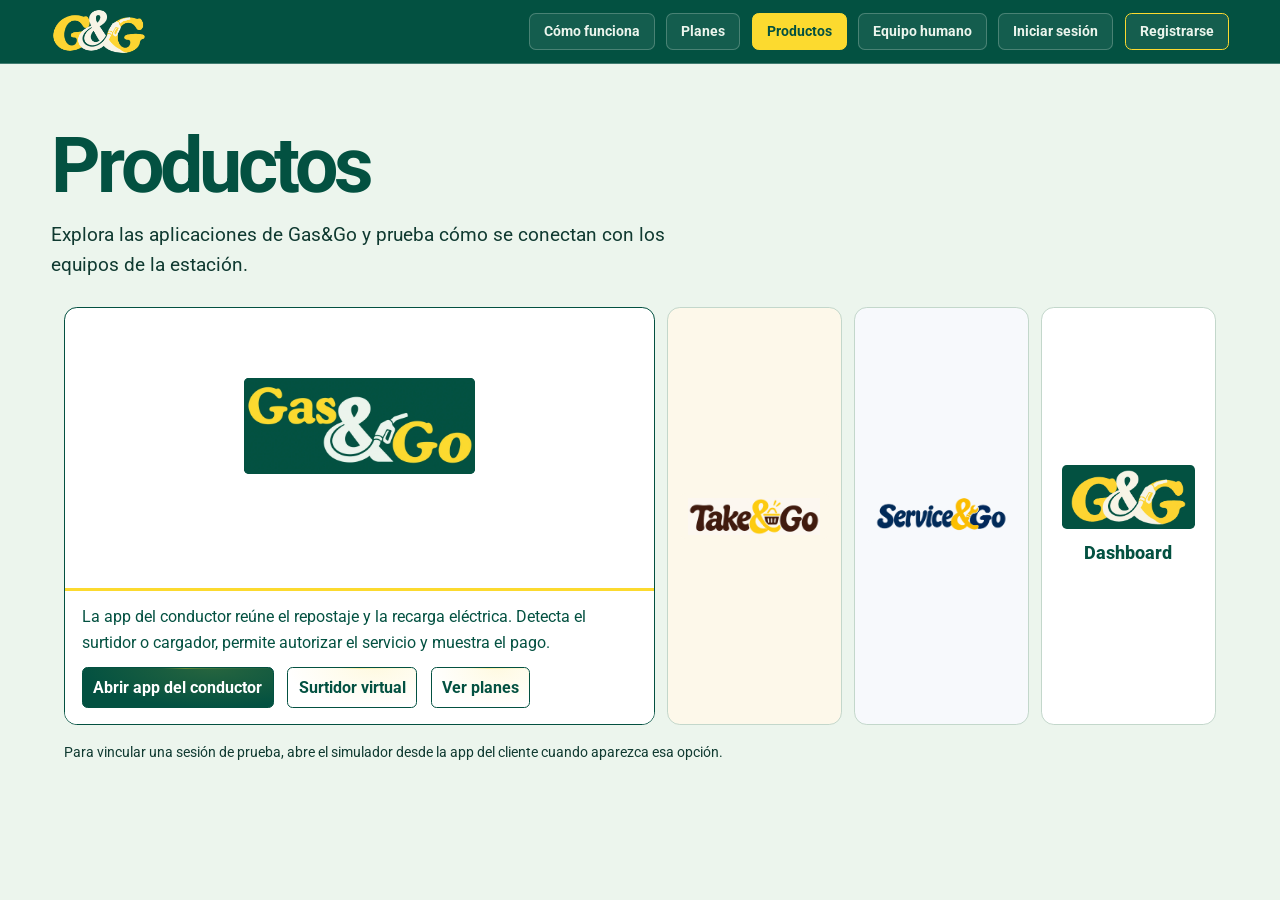
<file: productos.html>
<!doctype html>
<html lang="es">
  <head>
    <meta charset="utf-8">
    <meta name="viewport" content="width=device-width, initial-scale=1">
    <title>Productos | Gas&amp;Go</title>
    <meta name="description" content="Explora las aplicaciones y los simuladores de Gas&Go, Take&Go y Service&Go, y consulta su panel de métricas.">
    <link rel="icon" href="assets/images/logo-gg.webp" type="image/webp">
    <link rel="stylesheet" href="assets/css/site.css">
    <link rel="stylesheet" href="assets/css/products.css">
    <link rel="stylesheet" href="assets/css/specular.css">
    <script type="module" src="assets/specular.js"></script>
    <script type="module" src="assets/products.js"></script>
    <script type="module" src="assets/cursor-trail.js"></script>
  </head>
  <body>
    <header class="site-header">
      <div class="header-inner">
        <a class="brand" href="./" aria-label="Gas&Go, inicio">
          <img src="assets/images/logo-gg.webp" alt="" width="720" height="355">
        </a>
        <nav aria-label="Navegación principal">
          <a href="como-funciona.html">Cómo funciona</a>
          <a href="planes.html">Planes</a>
          <a href="productos.html" aria-current="page">Productos</a>
          <a href="equipo-humano.html">Equipo humano</a>
          <a href="iniciar-sesion.html">Iniciar sesión</a>
          <a href="registrarse.html" class="nav-register">Registrarse</a>
        </nav>
      </div>
    </header>
    <main>
      <section class="products-hero" aria-labelledby="products-title">
        <h1 id="products-title">Productos</h1>
        <p>Explora las aplicaciones de Gas&amp;Go y prueba cómo se conectan con los equipos de la estación.</p>
      </section>
      <section class="container products" aria-label="Aplicaciones y simuladores">
        <details class="product" data-product="gasgo" name="products" open>
          <summary>
            <span class="product-label"><img class="product-logo product-logo--gasgo" src="assets/images/gasgo-wordmark.webp" alt="Gas&amp;Go" width="1300" height="540"></span>
          </summary>
          <div class="product-content">
            <p>La app del conductor reúne el repostaje y la recarga eléctrica. Detecta el surtidor o cargador, permite autorizar el servicio y muestra el pago.</p>
            <div class="product-actions">
              <a class="product-primary specular" href="https://rbayes-upc.github.io/GAS-GO/index.html">Abrir app del conductor</a>
              <a class="product-secondary specular" href="https://rbayes-upc.github.io/GAS-GO/surtidor-demo.html">Surtidor virtual</a>
              <a class="product-secondary specular" href="planes.html">Ver planes</a>
            </div>
          </div>
        </details>
        <details class="product product--branded" data-brand="takego" data-product="takego" name="products">
          <summary>
            <span class="product-label"><img class="product-logo" src="assets/images/takego-logo.webp" alt="Take&amp;Go" width="640" height="180"></span>
          </summary>
          <div class="product-content">
            <p>La app del cliente simula una compra en la tienda de la estación sin pasar por una caja convencional.</p>
            <div class="product-actions">
              <a class="product-primary specular" href="https://rbayes-upc.github.io/GAS-GO/take-go/">Abrir app de Take&amp;Go</a>
              <a class="product-secondary specular" href="https://rbayes-upc.github.io/GAS-GO/take-go/tienda.html">Tienda virtual</a>
              <a class="product-secondary specular" href="planes.html">Ver planes</a>
            </div>
          </div>
        </details>
        <details class="product product--branded" data-brand="servicego" data-product="servicego" name="products">
          <summary>
            <span class="product-label"><img class="product-logo" src="assets/images/servicego-logo.webp" alt="Service&amp;Go" width="640" height="214"></span>
          </summary>
          <div class="product-content">
            <p>La app del cliente permite probar el inflado de neumáticos y el autolavado en box. El simulador muestra los controles de los dos equipos.</p>
            <div class="product-actions">
              <a class="product-primary specular" href="https://rbayes-upc.github.io/GAS-GO/service-go/">Abrir app de Service&amp;Go</a>
              <a class="product-secondary specular" href="https://rbayes-upc.github.io/GAS-GO/service-go/equipo.html">Simulador de equipos</a>
              <a class="product-secondary specular" href="planes.html">Ver planes</a>
            </div>
          </div>
        </details>
        <details class="product" data-product="dashboard" name="products">
          <summary>
            <span class="product-label"><img class="product-logo product-logo--gasgo" src="assets/images/logo-gg.webp" alt="" width="720" height="355"><span>Dashboard</span></span>
          </summary>
          <div class="product-content">
            <p>El panel de Gas&amp;Go muestra métricas de actividad e incidencias de la estación con datos de demostración.</p>
            <div class="product-actions">
              <a class="product-primary specular" href="https://rbayes-upc.github.io/GAS-GO/dashboard/">Abrir Dashboard</a>
              <a class="product-secondary specular" href="planes.html">Ver planes</a>
            </div>
          </div>
        </details>
      </section>
      <div class="container">
        <p class="product-note">Para vincular una sesión de prueba, abre el simulador desde la app del cliente cuando aparezca esa opción.</p>
      </div>
    </main>
  </body>
</html>
</file>
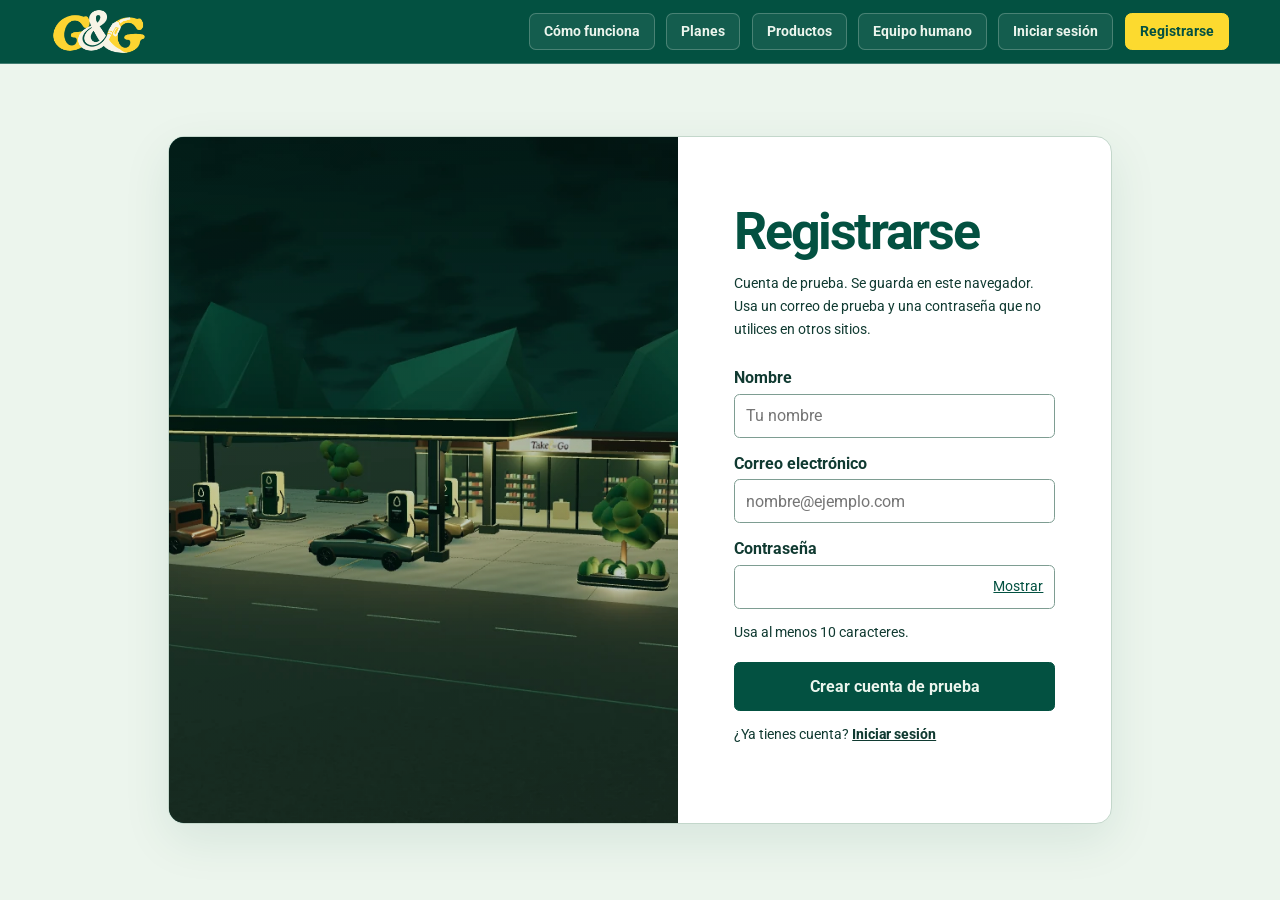
<file: registrarse.html>
<!doctype html>
<html lang="es">
  <head>
    <meta charset="utf-8">
    <meta name="viewport" content="width=device-width, initial-scale=1">
    <title>Registrarse | Gas&amp;Go</title>
    <link rel="icon" href="assets/images/logo-gg.webp" type="image/webp">
    <link rel="stylesheet" href="assets/css/site.css">
    <link rel="stylesheet" href="assets/css/auth.css">
    <script type="module" src="assets/auth/forms.js"></script>
    <script type="module" src="assets/cursor-trail.js"></script>
  </head>
  <body>
    <header class="site-header">
      <div class="header-inner">
        <a class="brand" href="./" aria-label="Gas&Go, inicio">
          <img src="assets/images/logo-gg.webp" alt="" width="720" height="355">
        </a>
        <nav aria-label="Navegación principal">
          <a href="como-funciona.html">Cómo funciona</a>
          <a href="planes.html">Planes</a>
          <a href="productos.html">Productos</a>
          <a href="equipo-humano.html">Equipo humano</a>
          <a href="iniciar-sesion.html">Iniciar sesión</a>
          <a href="registrarse.html" class="nav-register" aria-current="page">Registrarse</a>
        </nav>
      </div>
    </header>
    <main class="container auth-main">
      <div class="auth-illustration" aria-hidden="true"></div>
      <section class="auth-card" aria-labelledby="auth-title">
        <h1 id="auth-title">Registrarse</h1>
        <p id="auth-note">Cuenta de prueba. Se guarda en este navegador. Usa un correo de prueba y una contraseña que no utilices en otros sitios.</p>
        <form method="post" data-mode="register" aria-describedby="auth-note">
          <label for="name">Nombre</label>
          <input id="name" name="name" autocomplete="given-name" maxlength="70" placeholder="Tu nombre" required>
          <label for="email">Correo electrónico</label>
          <input id="email" name="email" type="email" autocomplete="username" maxlength="254" placeholder="nombre@ejemplo.com" required>
          <label for="password">Contraseña</label>
          <div class="auth-password">
            <input id="password" name="password" type="password" autocomplete="new-password" maxlength="128" minlength="10" aria-describedby="password-hint" required>
            <button class="auth-reveal" type="button" aria-controls="password" aria-pressed="false" hidden>Mostrar</button>
          </div>
          <p id="password-hint" class="auth-hint">Usa al menos 10 caracteres.</p>
          <button class="auth-submit" type="submit" disabled>Crear cuenta de prueba</button>
          <p class="auth-status" role="status"></p>
        </form>
        <p class="auth-switch">¿Ya tienes cuenta? <a href="iniciar-sesion.html">Iniciar sesión</a></p>
        <div class="auth-session" hidden>
          <p class="auth-greeting"></p>
          <a class="auth-submit" href="./">Volver a la estación</a>
          <button type="button" class="auth-signout">Cerrar sesión</button>
        </div>
        <noscript><p>Activa JavaScript para usar la cuenta de prueba.</p></noscript>
      </section>
    </main>
  </body>
</html>
</file>
<file: assets/css/site.css>
@font-face {
  font-family: Roboto;
  src: url("../fonts/roboto-latin-normal.woff2") format("woff2");
  font-style: normal;
  font-weight: 100 900;
  font-display: swap;
}

@font-face {
  font-family: Roboto;
  src: url("../fonts/roboto-latin-italic.woff2") format("woff2");
  font-style: italic;
  font-weight: 100 900;
  font-display: swap;
}

:root {
  --green: #035141;
  --station-edge: clamp(0.85rem, 4vw, 3.5rem);
  --yellow: #fcda2f;
  --mint: #ecf5ed;
  --ink: #103a31;
  --line: #c3d7cb;
}

* {
  box-sizing: border-box;
}

body {
  margin: 0;
  background: var(--mint);
  color: var(--ink);
  font-family: Roboto, system-ui, sans-serif;
  line-height: 1.6;
}

a {
  color: inherit;
}

a:focus-visible {
  outline: 3px solid currentColor;
  outline-offset: 5px;
}

.container {
  width: min(74rem, calc(100% - 2 * clamp(1.25rem, 5vw, 4rem)));
  margin-inline: auto;
}

.site-header,
.site-footer {
  background: var(--green);
  color: var(--mint);
}

.header-inner,
.footer-inner {
  display: flex;
  flex-wrap: wrap;
  align-items: center;
  justify-content: space-between;
  gap: 1rem;
  padding-block: 0.9rem;
}

.header-inner {
  padding: .5rem clamp(1.25rem, 5vw, 4rem);
  border-bottom: 1px solid #ffffff40;
}

.brand img {
  display: block;
  width: 100%;
  height: auto;
}

.brand {
  display: block;
  width: clamp(5rem, 10vw, 6rem);
}

@media (min-width: 47rem) {
  .header-inner {
    padding-inline: var(--station-edge);
  }
}

.footer-inner {
  font-size: 0.9rem;
}

.site-header nav {
  display: flex;
  flex-wrap: wrap;
  align-items: center;
  justify-content: flex-end;
  gap: .38rem clamp(.28rem, 1vw, .7rem);
}

.site-header nav a {
  display: inline-flex;
  align-items: center;
  justify-content: center;
  min-height: 2.35rem;
  padding: .28rem clamp(.48rem, 1.1vw, .95rem);
  border: 1px solid #ecf5ed3d;
  border-radius: .42rem;
  background: #ecf5ed13;
  color: var(--mint);
  font-size: .9rem;
  font-weight: 700;
  line-height: 1.2;
  text-align: center;
  text-decoration: none;
  white-space: nowrap;
}

.site-header nav .nav-register {
  border-color: var(--yellow);
}

.site-header nav a:is([aria-current="page"], :hover, :focus-visible, :active),
.site-header nav:not(:has([aria-current="page"])) .nav-register {
  border-color: var(--yellow);
  background: var(--yellow);
  color: var(--green);
}

.site-header nav a:focus-visible {
  outline: 2px solid var(--mint);
  outline-offset: 3px;
}

@media (prefers-reduced-motion: no-preference) {
  .site-header nav a {
    transition: background-color .18s, color .18s, border-color .18s, translate .26s cubic-bezier(.2,.8,.3,1.15);
  }

  .site-header nav a:is(:hover, :focus-visible, :active) {
    z-index: 1;
    animation: header-jelly .46s ease-out;
  }

  @keyframes header-jelly {
    0% { scale: 1; }
    27% { scale: 1.095 .91; }
    54% { scale: .985 1.08; }
    78% { scale: 1.04 1.015; }
    100% { scale: 1; }
  }
}

@media (min-width: 53rem) and (prefers-reduced-motion: no-preference) {
  .site-header nav a:has(+ a:is(:hover, :focus-visible)) {
    translate: -.23rem;
  }

  .site-header nav a:is(:hover, :focus-visible) + a {
    translate: .23rem;
  }
}

@media (max-width: 30rem) {
  .header-inner {
    flex-wrap: nowrap;
    gap: .55rem;
  }

  .header-inner .brand {
    flex: 0 0 auto;
  }

  .site-header nav a {
    min-height: 1.95rem;
    font-size: .76rem;
  }
}

@media (prefers-reduced-motion: no-preference) {
  body::before {
    content: "";
    position: fixed;
    z-index: 50;
    inset: 0;
    pointer-events: none;
    background:
      radial-gradient(ellipse at 27% 18%, #ecf5edbb, transparent 63%),
      radial-gradient(ellipse at 81% 67%, #d4e9dca6, transparent 61%),
      #ecf5ed66;
    animation: page-mist .8s cubic-bezier(.2,.65,.3,1) both;
  }

  @keyframes page-mist {
    from { opacity: 1; transform: scale(1.045); }
    to { opacity: 0; transform: scale(1); }
  }
}

.methods {
  padding-bottom: clamp(3rem, 6vw, 5rem);
}

.methods h2 {
  margin: 0 0 1.15rem;
  color: var(--green);
  font-size: clamp(1.5rem, 4vw, 2.5rem);
  line-height: 1.12;
}

.methods-grid {
  display: grid;
  grid-template-columns: repeat(3, minmax(0, 1fr));
  gap: .9rem;
}

.methods article {
  padding: 1rem 1.15rem;
  border: 1px solid var(--line);
  border-top: .25rem solid var(--yellow);
  border-radius: .55rem;
  background: #fff;
}

.methods h3,
.methods article p {
  margin: 0 0 .6rem;
}

.methods article p:last-child {
  margin-bottom: 0;
}

.method-tech {
  padding: .35rem .5rem;
  border-radius: .28rem;
  background: var(--mint);
  color: var(--green);
  font-size: .86rem;
  font-weight: 750;
}

@media (max-width: 46rem) {
  .methods-grid {
    grid-template-columns: 1fr;
  }
}

:root {
  --takego-primary: #361912;
  --takego-secondary: #fed612;
  --takego-tertiary: #fdf8ea;
  --servicego-primary: #09264c;
  --servicego-secondary: #ffdf2e;
  --servicego-tertiary: #f7f9fc;
}

[data-brand="takego"] {
  --service-primary: var(--takego-primary);
  --service-secondary: var(--takego-secondary);
  --service-tertiary: var(--takego-tertiary);
  --service-logo: url('../images/takego-logo.webp');
  --service-shine: var(--takego-secondary);
}

[data-brand="servicego"] {
  --service-primary: var(--servicego-primary);
  --service-secondary: var(--servicego-secondary);
  --service-tertiary: var(--servicego-tertiary);
  --service-logo: url('../images/servicego-logo.webp');
  --service-shine: #8ab9fb;
}

.service-mark {
  display: inline-block;
  width: 3.2rem;
  height: 1.2rem;
  flex: 0 0 auto;
  background: var(--service-logo) center / contain no-repeat;
}

.service-mark[hidden] {
  display: none;
}

.scenarios dl {
  margin: 0;
}

.scenarios dt {
  margin-top: .65rem;
  color: var(--green);
  font-weight: 750;
}

.scenarios dd {
  margin: .12rem 0 0;
}

.scenarios-objective {
  margin: 1.1rem 0 0;
  padding: .65rem .85rem;
  border-radius: .4rem;
  background: var(--yellow);
  color: var(--green);
  font-weight: 700;
}

@media (hover: hover) and (pointer: fine) {
  :root {
    --gasgo-cursor: url('../images/cursor-car.svg') 23 7, auto;
    --gasgo-pointer: url('../images/cursor-car.svg') 23 7, pointer;
    cursor: var(--gasgo-cursor);
  }

  :any-link,
  button:not(:disabled),
  summary,
  label:has(input:is([type="checkbox"], [type="radio"])) {
    cursor: var(--gasgo-pointer);
  }
}

.cursor-trail {
  position: fixed;
  z-index: 60;
  inset: 0;
  width: 100%;
  height: 100%;
  pointer-events: none;
}

.cursor-car-active {
  --gasgo-cursor: none;
  --gasgo-pointer: none;
}

.cursor-car {
  position: fixed;
  inset: 0 auto auto 0;
  z-index: 61;
  width: 44px;
  height: 48px;
  transform-origin: 23px 7px;
  pointer-events: none;
  user-select: none;
}

.cursor-car-active button:disabled,
.cursor-car-active button[aria-disabled="true"] {
  cursor: none;
}
</file>
<file: assets/css/station.css>
.home-page {
  --edge: var(--station-edge);
  display: grid;
  grid-template-rows: auto minmax(0, 1fr);
  height: 100vh;
  height: 100dvh;
  overflow: clip;
}

.home-page main,
.home-page .hero,
.station {
  height: 100%;
  min-height: 0;
}

.station {
  position: relative;
  display: grid;
  background: #041d1a;
  color: var(--mint);
  isolation: isolate;
  overflow: hidden;
}

.station:fullscreen {
  min-height: 100%;
  width: 100%;
}

.station-view,
.station-view canvas,
.station-poster,
.station-markers {
  position: absolute;
  inset: 0;
  width: 100%;
  height: 100%;
}

.station-view canvas {
  display: block;
  touch-action: none;
  cursor: var(--gasgo-cursor, grab);
  opacity: 0;
  transition: opacity .65s ease;
}

.station-view canvas:active {
  cursor: var(--gasgo-cursor, grabbing);
}

.station.is-ready canvas {
  opacity: 1;
}

.station-poster {
  object-fit: contain;
}

.station-intro {
  position: absolute;
  z-index: 1;
  inset: clamp(1.3rem, 4vh, 3.25rem) var(--edge) auto;
  width: fit-content;
  max-width: min(40rem, calc(100% - 2 * var(--edge)));
  text-shadow: 0 2px 18px #001210;
  pointer-events: none;
}

.station-intro h1 {
  max-width: 16ch;
  margin: 0;
  font-size: clamp(2.3rem, 4.8vw, 4.15rem);
  font-weight: 500;
  line-height: 1.03;
  letter-spacing: -.04em;
}

.station-intro em {
  display: block;
  color: var(--yellow);
  font-style: normal;
}

.station-intro p {
  margin: .7rem 0 0;
  color: #d6e9e2;
  font-size: clamp(.9rem, 1.9vw, 1.15rem);
}

.station-markers {
  z-index: 2;
  pointer-events: none;
}

.station button,
.station summary {
  cursor: var(--gasgo-pointer, pointer);
  color: var(--mint);
  font: inherit;
}

.station button:focus-visible,
.station summary:focus-visible {
  outline: 2px solid var(--yellow);
  outline-offset: 4px;
}

.station .station-marker {
  position: absolute;
  display: grid;
  place-items: center;
  width: 2.65rem;
  height: 2.65rem;
  padding: 0;
  transform: translate(-50%, -50%);
  border: 1px solid var(--yellow);
  border-radius: 50%;
  background: var(--green);
  color: var(--yellow);
  font-size: .82rem;
  font-weight: 800;
  box-shadow: 0 0 1.1rem #dca92e66;
  animation: marker-pulse 3.6s ease-in-out infinite;
  pointer-events: auto;
}

.station-marker[hidden] {
  display: none;
}

.station-marker::after {
  content: attr(data-name);
  position: absolute;
  bottom: calc(100% + .5rem);
  left: 50%;
  transform: translateX(-50%);
  display: none;
  width: max-content;
  max-width: 11rem;
  padding: .28rem .55rem;
  border: 1px solid #ffffff38;
  border-radius: .35rem;
  background: #04251f;
  color: var(--mint);
  font-size: .76rem;
  text-align: center;
}

.station-marker:is(:hover, :focus-visible) {
  z-index: 1;
  background: var(--yellow);
  color: #092820;
}

.station-marker:is(:hover, :focus-visible)::after {
  display: block;
}

@keyframes marker-pulse {
  50% { box-shadow: 0 0 1.55rem #ffcb5599; }
}

.station-toolbar {
  position: absolute;
  z-index: 3;
  inset: auto var(--edge) 1.2rem;
  display: flex;
  flex-wrap: wrap;
  align-items: center;
  gap: .5rem;
  pointer-events: none;
}

.station-toolbar > * {
  pointer-events: auto;
}

.station-toolbar:has(.station-directory[open]) {
  z-index: 5;
}

.station-actions {
  display: flex;
  flex-wrap: wrap;
  gap: .35rem;
}

.station [hidden] {
  display: none;
}

.station-instructions,
.station-actions button,
.station-directory summary {
  margin: 0;
  padding: .44rem .72rem;
  border: 1px solid #cbeaeb55;
  border-radius: .34rem;
  background: #062822ed;
  font-size: .78rem;
}

.station-instructions {
  margin-right: auto;
}

.station-directory {
  position: relative;
}

.station-directory-menu {
  position: absolute;
  right: 0;
  bottom: calc(100% + .45rem);
  width: max-content;
  max-width: min(17rem, calc(100vw - 3rem));
  max-height: min(57dvh, 26rem);
  overflow: auto;
  margin: 0;
  padding: .55rem .8rem;
  border: 1px solid #cbeaeb50;
  border-radius: .45rem;
  background: #062822;
  color: var(--yellow);
  font-size: .87rem;
}

.station-directory-menu :is(ol, ul) {
  margin: .25rem 0 0;
  padding-left: 1.2rem;
}

.station-directory button {
  padding: .26rem .1rem;
  border: 0;
  background: none;
  text-align: left;
}

.station :is(button, summary):hover {
  border-color: var(--yellow);
}

.station-panel {
  position: absolute;
  z-index: 4;
  right: var(--edge);
  bottom: calc(var(--toolbar-height, 2.2rem) + 2rem);
  width: min(24rem, calc(100% - 2 * var(--edge)));
  max-height: min(55%, calc(100% - var(--toolbar-height, 2.2rem) - 3rem));
  overflow: auto;
  padding: 1.25rem 1.4rem;
  border: 1px solid #cbeaeb55;
  border-top: 3px solid var(--yellow);
  border-radius: .6rem;
  background: #072a24f5;
  box-shadow: 0 1rem 3rem #00140fa0;
}

.station-close {
  float: right;
  width: 2.2rem;
  height: 2.2rem;
  border: 1px solid #cbeaeb65;
  border-radius: 50%;
  background: transparent;
  line-height: 1;
}

.station-number {
  margin: 0 0 .4rem;
  color: var(--yellow);
  font-weight: 800;
}

.station-panel h2 {
  margin: 0;
  font-size: 1.4rem;
  line-height: 1.15;
}

.station-description,
.station-more,
.station-tour {
  margin: .65rem 0 0;
  color: #dbeae2;
  font-size: .92rem;
}

.station-more p {
  margin: .35rem 0 0;
}

.station-more summary,
.station .station-tour-trigger {
  color: var(--yellow);
  font-weight: 650;
}

.station-tour ol {
  margin: .4rem 0 0;
  padding-left: 1.15rem;
}

.station-tour li + li {
  margin-top: .65rem;
}

.station-tour p {
  margin: .15rem 0 0;
}

.station-tour button,
.station-tour-back {
  padding: .1rem 0;
  border: 0;
  background: transparent;
  font-weight: 650;
  text-align: left;
  text-decoration: underline;
  text-underline-offset: .18em;
}

.station-tour-back {
  margin-top: .75rem;
}

.station-noscript {
  position: absolute;
  bottom: 4rem;
  left: var(--edge);
}

@media (max-width: 44rem) {
  .station-intro h1 {
    font-size: clamp(2.1rem, 8.5vw, 3.25rem);
  }

  .station-toolbar {
    bottom: .85rem;
  }

  .station-instructions {
    flex-basis: 100%;
  }

  .station-directory-menu {
    left: 0;
    right: auto;
  }
}

@media (prefers-reduced-motion: reduce) {
  .station-marker {
    animation: none !important;
  }

  .station-view canvas {
    transition: none;
  }
}

@media (max-width: 30rem) {
  .station .station-marker {
    width: 2rem;
    height: 2rem;
    font-size: .72rem;
  }
}

@media (max-height: 29rem) {
  .station-intro {
    top: .85rem;
  }

  .station-intro h1 {
    font-size: clamp(1.35rem, 6vh, 2rem);
  }
}

.station [data-action="activity"][aria-pressed="true"] {
  border-color: var(--yellow);
  color: var(--yellow);
}

.station-discover {
  display: inline-block;
  margin-top: .85rem;
  padding: .35rem .75rem;
  border-radius: .35rem;
  background: var(--yellow);
  color: var(--green);
  font-size: .88rem;
  font-weight: 750;
  text-decoration: none;
}

.station-discover:focus-visible {
  outline-color: var(--mint);
}

.station-directory-category {
  margin: .5rem 0 0;
  padding-top: .45rem;
  border-top: 1px solid #cbeaeb50;
  font-weight: 750;
}

.station .station-marker--service {
  border-style: dashed;
  background: #123f35;
  color: var(--mint);
}

.station .station-marker--service svg {
  width: 1rem;
  height: 1rem;
}

.station .station-marker--service:has(svg) {
  align-content: center;
  gap: .02rem;
}

.station-marker--service span {
  font-size: .55rem;
}

@media (max-width: 44rem) {
  .station-marker[data-zone="2"] {
    transform: translate(-87%, -50%);
  }

  .station-marker[data-zone="3"] {
    transform: translate(-13%, -50%);
  }
}

.station .station-start {
  border: 1px solid transparent;
  color: var(--green);
  font-size: .9rem;
  font-weight: 750;
  pointer-events: auto;
}

.station .station-start:hover {
  background-color: var(--yellow);
}

.station-step-nav {
  display: flex;
  flex-wrap: wrap;
  justify-content: space-between;
  gap: .55rem;
  margin-top: 1rem;
}

.station-step-nav button {
  padding: .35rem .65rem;
  border: 1px solid #cbeaeb65;
  border-radius: .35rem;
  background: #062822;
  font-size: .83rem;
  font-weight: 700;
}

.station .station-step-next {
  margin-inline-start: auto;
  border-color: var(--yellow);
  background: var(--yellow);
  color: var(--green);
}

.station .station-marker--service[data-brand] {
  align-content: center;
  gap: .03rem;
  border-color: var(--service-secondary);
  background: var(--service-tertiary);
  color: var(--service-primary);
}

.station-marker--service .service-mark {
  width: min(1.65rem, 100%);
  height: .55rem;
}

.station .station-brand-choice {
  display: inline-flex;
  align-items: center;
  gap: .45rem;
  padding: .15rem .35rem;
  border-radius: .22rem;
  background: var(--service-tertiary);
  color: var(--service-primary);
}

.station-panel[data-brand] {
  border-top-color: var(--service-secondary);
  background: var(--service-primary);
  color: var(--service-tertiary);
}

.station-panel[data-brand] .station-number {
  color: var(--service-secondary);
}

.station-panel[data-brand] .station-description {
  color: var(--service-tertiary);
}

.station-brand-logo {
  width: 7.4rem;
  height: 2.4rem;
  margin-bottom: .45rem;
  border-radius: .3rem;
  background-color: var(--service-tertiary);
  background-size: 88% auto;
}

.station-panel[data-brand] .station-step-prev {
  background: var(--service-primary);
}

.station .station-step-next[data-brand] {
  display: inline-flex;
  align-items: center;
  gap: .45rem;
  border-color: var(--service-secondary);
  background: var(--service-tertiary);
  color: var(--service-primary);
}

.station-marker--service > span {
  line-height: 1;
}

.station-panel .specular {
  --shine-edge: var(--service-shine, var(--yellow));
  --shine-fill: color-mix(in srgb, var(--shine-edge) 38%, transparent);
  --shine-halo: color-mix(in srgb, var(--shine-edge) 58%, transparent);
}
</file>
<file: assets/css/specular.css>
.specular {
  --shine-angle: 22deg;
  --shine-strength: .34;
  --shine-x: 68%;
  --shine-y: 0%;
  position: relative;
  isolation: isolate;
}

.specular::before,
.specular::after {
  content: "";
  position: absolute;
  inset: 0;
  border-radius: inherit;
  pointer-events: none;
}

.specular::before {
  z-index: -1;
  background: radial-gradient(ellipse at var(--shine-x) var(--shine-y), var(--shine-fill, #fffce8aa), transparent 72%);
  opacity: var(--shine-strength);
}

.specular::after {
  padding: 1px;
  background: conic-gradient(from calc(var(--shine-angle) - 63deg), transparent, var(--shine-edge, #fffef5) 63deg, transparent 126deg);
  mask: linear-gradient(#fff 0 0) content-box, linear-gradient(#fff 0 0);
  mask-composite: exclude;
  opacity: var(--shine-strength);
}

.specular:is(:hover, :focus-visible, :active) {
  --shine-strength: 1;
  box-shadow: 0 0 .8rem var(--shine-halo, #fcda2f55);
}

@media (prefers-reduced-motion: no-preference) {
  .specular,
  .specular::before,
  .specular::after {
    transition: opacity .16s ease-out, box-shadow .18s ease-out;
  }
}
</file>
<file: assets/css/app-tour.css>
.app-tour {
  overflow: clip;
  color: var(--mint);
  background: #082c25;
  border-bottom: 1px solid #ffffff24;
}

.app-tour-layout {
  display: grid;
  grid-template-columns: minmax(0, 1fr) minmax(0, 1.12fr);
  grid-template-rows: auto auto 1fr;
  align-items: start;
  column-gap: clamp(2rem, 5vw, 5rem);
  padding-block: clamp(2.75rem, 8vw, 6rem);
}

.app-tour-intro h1 {
  margin: 0;
  max-width: 10ch;
  color: var(--yellow);
  font-size: clamp(3rem, 6.5vw, 5.8rem);
  letter-spacing: -.065em;
  line-height: .94;
}

.app-tour-intro p {
  margin: 1.25rem 0 1.65rem;
  max-width: 33ch;
  color: #cce6d9;
  font-size: clamp(1.04rem, 1.6vw, 1.33rem);
}

.app-tour-visual {
  position: relative;
  isolation: isolate;
  grid-column: 2;
  grid-row: 1 / 4;
  align-self: center;
  display: grid;
  place-items: center;
  min-height: 30rem;
  touch-action: pan-y;
  border-radius: 1.5rem;
  background: radial-gradient(ellipse at 52% 56%, #18735d 0%, #0a493b 43%, #082c25 74%);
}

.app-tour-visual::before {
  content: "";
  position: absolute;
  z-index: -1;
  width: 82%;
  aspect-ratio: 1;
  border: 1px solid #a9e0c92b;
  border-radius: 50%;
  box-shadow: 0 0 0 1.5rem #b6e8d108, 0 0 0 3rem #b6e8d105;
}

.app-tour-phone {
  position: relative;
  width: min(100%, 31rem);
  transform: translateX(8%);
}

.app-tour-hand {
  display: block;
  width: 100%;
  height: auto;
  mask-image: linear-gradient(#000 88%, transparent 100%);
}

.app-tour-screen {
  position: absolute;
  inset: 3.05% auto auto 14.35%;
  width: 49.85%;
  height: 82.45%;
  border-radius: 12% / 5.5%;
  background: var(--mint);
  user-select: none;
  -webkit-user-drag: none;
}

.app-tour-caption {
  position: relative;
  margin: .25rem 0 0;
  color: #cce6d9;
  font-size: .85rem;
}

.app-tour-nav,
.app-tour-controls {
  display: flex;
  align-items: center;
  flex-wrap: wrap;
  gap: .4rem;
}

.app-tour [hidden] {
  display: none;
}

.app-tour button {
  font: inherit;
  font-weight: 700;
  cursor: var(--gasgo-pointer, pointer);
  color: inherit;
  background: #ffffff0a;
  border: 1px solid #9ddbc357;
  border-radius: .55rem;
}

.app-tour button:focus-visible {
  outline: 2px solid var(--yellow);
  outline-offset: 3px;
}

.app-tour-nav button {
  min-height: 2.75rem;
  padding: .35rem .65rem;
  font-size: .88rem;
}

.app-tour-nav button[aria-current],
.app-tour button:not([aria-disabled="true"]):hover {
  color: #082c25;
  background: var(--yellow);
  border-color: var(--yellow);
}

.app-tour-steps {
  margin: 1.35rem 0 .75rem;
  padding: 0;
  list-style-position: inside;
}

.app-tour:has(.app-tour-nav:not([hidden])) .app-tour-steps {
  list-style: none;
  min-height: 10rem;
}

.app-tour-steps h2 {
  display: inline;
  margin: 0;
  font-size: clamp(1.65rem, 3vw, 2.55rem);
  line-height: 1.08;
  letter-spacing: -.035em;
}

.app-tour-steps p {
  margin: .65rem 0 1rem;
  max-width: 46ch;
  color: #d4e8de;
}

.app-tour-controls button {
  width: 2.75rem;
  height: 2.75rem;
  font-size: 1.35rem;
}

.app-tour-controls button[aria-disabled="true"] {
  cursor: default;
  opacity: .45;
}

.app-tour-count {
  min-width: 4rem;
  text-align: center;
  font-variant-numeric: tabular-nums;
}

.app-tour-link {
  display: inline-block;
  margin-top: 1.25rem;
  color: var(--yellow);
  font-weight: 700;
  text-underline-offset: .23em;
}

@media (max-width: 49rem) {
  .app-tour-layout {
    display: block;
  }

  .app-tour-intro h1 {
    max-width: none;
  }

  .app-tour-nav {
    margin-bottom: 1.25rem;
  }

  .app-tour-visual {
    margin: .75rem auto 1.5rem;
    width: min(100%, 28rem);
    min-height: 0;
  }

  .app-tour-phone {
    width: min(110%, 23rem);
    transform: translateX(5%);
  }
}

.app-tour + .methods {
  padding-top: clamp(2.75rem, 6vw, 5rem);
}

.reference-tour.tour-ready {
  display: grid;
  grid-template-columns: minmax(0, 1fr) minmax(0, 1fr);
  grid-template-rows: auto 1fr;
  align-items: start;
  gap: 1rem clamp(1rem, 4vw, 3rem);
}

.reference-tour [hidden] {
  display: none;
}

.reference-tour .app-tour-nav,
.reference-copy {
  grid-column: 2;
}

.reference-tour .app-tour-nav {
  margin: 0;
}

.reference-visual {
  grid-column: 1;
  grid-row: 1 / 3;
  gap: .7rem;
  align-content: center;
  min-height: 21rem;
  padding: 1rem;
  overflow: hidden;
  color: var(--mint);
  background: radial-gradient(ellipse, #18735d, #082c25 74%);
}

.reference-phone {
  width: min(100%, 14.5rem);
  border: .27rem solid #19332e;
  border-radius: 1.25rem;
  overflow: hidden;
  background: var(--mint);
  color: var(--ink);
  box-shadow: 0 1rem 2rem #041912a0;
}

.reference-phone-brand {
  padding: .5rem .9rem;
  background: var(--green);
}

.reference-phone-brand img {
  display: block;
  width: 2.55rem;
  height: auto;
}

.reference-phone-content {
  display: grid;
  min-height: 14rem;
  padding: .9rem;
  gap: .45rem;
  justify-items: center;
  align-content: center;
  text-align: center;
  line-height: 1.35;
}

.reference-icon {
  width: 2.6rem;
  height: 2.6rem;
  padding: .45rem;
  border-radius: 50%;
  background: #d1e9db;
  color: var(--green);
}

.reference-visual[data-tone="warning"] .reference-icon {
  background: #fff1a0;
  color: #5d4600;
}

.reference-visual[data-tone="error"] .reference-icon {
  background: #ffe0d8;
  color: #892c20;
}

.reference-message {
  margin: 0;
  font-size: .86rem;
}

.reference-action {
  margin-top: .35rem;
  padding: .3rem .6rem;
  border-radius: .4rem;
  background: var(--yellow);
  color: var(--green);
  font-size: .8rem;
  font-weight: 800;
}

.tour-ready .reference-steps {
  grid-template-columns: 1fr;
}

.reference-copy .app-tour-controls {
  margin-top: .85rem;
}

.reference-tour button {
  border: 1px solid #9dbfb2;
  border-radius: .5rem;
  background: #fff;
  color: var(--green);
  font-family: inherit;
  font-weight: 700;
}

.reference-tour button[aria-current],
.reference-tour button:not([aria-disabled="true"]):hover {
  border-color: var(--green);
  background: var(--green);
  color: var(--mint);
}

.reference-tour button:focus-visible {
  outline: 2px solid var(--green);
  outline-offset: 3px;
}

@media (max-width: 49rem) {
  .reference-tour.tour-ready {
    display: flex;
    flex-direction: column;
  }

  .reference-copy {
    width: 100%;
  }

  .reference-visual {
    margin: 0;
  }
}
</file>
<file: assets/css/team.css>
.team-story {
  --team-background: #082a24;
  background: var(--team-background);
  color: var(--mint);
}

.team-stage {
  position: sticky;
  top: 0;
  height: 100svh;
  overflow: hidden;
  pointer-events: none;
}

.team-view {
  position: absolute;
  inset: 0 0 0 29%;
  background: var(--team-background) url('../images/equipo-humano.webp') center / cover no-repeat;
}

.team-view canvas {
  display: block;
  width: 100%;
  height: 100%;
}

.team-view canvas[hidden] {
  display: none;
}

.team-stage::after {
  content: "";
  position: absolute;
  inset: 0;
  background: linear-gradient(90deg, #082a24 23%, #082a24b3 36%, transparent 56%);
}

.team-chapters {
  position: relative;
  margin-top: -100svh;
}

.team-chapter {
  display: flex;
  align-items: center;
  min-height: 83svh;
  padding: 2rem var(--station-edge);
}

.team-chapter:first-child,
.team-finale {
  min-height: 100svh;
}

.team-copy {
  width: min(100%, 29rem);
  padding: clamp(.85rem, 2vw, 1.4rem);
  border-radius: .6rem;
  background: #06251feb;
}

.team-copy h1,
.team-copy h2 {
  margin: 0;
  color: var(--yellow);
  font-size: clamp(2rem, 5vw, 4rem);
  line-height: 1.03;
  letter-spacing: -.04em;
}

.team-copy p {
  margin: .85rem 0 0;
  font-size: clamp(1rem, 1.6vw, 1.18rem);
}

.team-copy a {
  display: inline-block;
  margin-top: .8rem;
  color: var(--yellow);
  font-weight: 700;
  text-underline-offset: .25em;
}

.team-finale {
  align-items: end;
  justify-content: center;
  padding-bottom: 8svh;
}

.team-finale .team-copy {
  width: fit-content;
  padding-inline: 2rem;
  text-align: center;
}

@media (max-width: 47rem) {
  .team-stage::after {
    background: linear-gradient(0deg, #082a24 22%, transparent 58%);
  }

  .team-view {
    inset: 0 0 22%;
  }

  .team-chapter {
    align-items: end;
    min-height: 96svh;
    padding-bottom: 7svh;
  }

  .team-chapter:first-child {
    padding-bottom: 19svh;
  }

  .team-copy {
    padding: 1rem;
  }
}
</file>
<file: assets/css/auth.css>
.auth-main {
  display: grid;
  grid-template-columns: 1fr minmax(20rem, .85fr);
  max-width: 59rem;
  min-height: min(43rem, 80vh);
  margin-block: clamp(1.5rem, 6vw, 4.5rem);
  overflow: hidden;
  border: 1px solid var(--line);
  border-radius: 1rem;
  background: #fff;
  box-shadow: 0 1rem 3rem #03514118;
}

.auth-illustration {
  background: linear-gradient(165deg, #03514133, #041d1a44), url('../images/station-poster.webp') 46% center / cover;
  background-color: var(--green);
}

.auth-card {
  align-self: center;
  padding: clamp(1rem, 4.7vw, 3.5rem);
}

.auth-card h1 {
  margin: 0;
  color: var(--green);
  font-size: clamp(2rem, 4.5vw, 3.25rem);
  line-height: 1.1;
  letter-spacing: -.045em;
}

.auth-card p {
  margin: .75rem 0;
}

#auth-note,
.auth-hint,
.auth-switch,
.auth-status {
  font-size: .9rem;
}

.auth-card form {
  margin-top: 1.5rem;
}

.auth-card label {
  display: block;
  margin-top: .8rem;
  font-weight: 700;
}

.auth-card input {
  width: 100%;
  min-height: 2.75rem;
  margin-top: .2rem;
  padding: .45rem .65rem;
  border: 1px solid #7e9d92;
  border-radius: .35rem;
  color: var(--ink);
  background: #fff;
  font: inherit;
}

.auth-password {
  position: relative;
}

.auth-password:has(.auth-reveal:not([hidden])) input {
  padding-right: 5rem;
}

.auth-reveal,
.auth-signout {
  border: 0;
  background: transparent;
  color: var(--green);
  font: inherit;
  text-decoration: underline;
  cursor: var(--gasgo-pointer, pointer);
}

.auth-reveal {
  position: absolute;
  inset: .2rem .35rem 0 auto;
  font-size: .85rem;
}

.auth-submit {
  display: block;
  width: 100%;
  margin-top: 1.15rem;
  padding: .65rem 1rem;
  border: 1px solid var(--green);
  border-radius: .35rem;
  background: var(--green);
  color: var(--mint);
  font: inherit;
  font-weight: 700;
  text-align: center;
  text-decoration: none;
  cursor: var(--gasgo-pointer, pointer);
}

.auth-submit:disabled {
  opacity: .6;
  cursor: default;
}

.auth-card :is(input, button):focus-visible {
  outline: 2px solid var(--green);
  outline-offset: 3px;
}

.auth-switch a {
  font-weight: 750;
}

.auth-status:empty {
  display: none;
}

.auth-signout {
  margin-top: .75rem;
  padding: 0;
}

@media (max-width: 40rem) {
  .auth-main {
    grid-template-columns: 1fr;
  }

  .auth-illustration {
    min-height: 7rem;
  }
}
</file>
<file: assets/css/plans.css>
body {
  background: var(--mint);
}

.plans-hero-inner {
  padding: clamp(2rem, 4vw, 3.8rem) var(--station-edge) clamp(1.5rem, 3vw, 2.6rem);
}

.plans-hero h1 {
  margin: 0;
  color: var(--green);
  font-size: clamp(3rem, 7vw, 5.5rem);
  line-height: 1;
  letter-spacing: -.055em;
}

.plans-hero p {
  max-width: 38rem;
  margin: .9rem 0 0;
  font-size: clamp(1rem, 2vw, 1.25rem);
}

.plans-main {
  --plan-edge: clamp(1rem, 3vw, 1.8rem);
  --branch-line: #769d8d;
  margin-bottom: clamp(1.7rem, 4vw, 3.2rem);
}

.plans-main [hidden] {
  display: none;
}

.plans-profiles {
  width: min(100%, 69rem);
  margin-inline: auto;
}

.plans-main fieldset {
  min-inline-size: 0;
  margin: 0;
  padding: 0;
  border: 0;
}

.plans-main legend {
  padding: 0;
  font-size: 1.14rem;
  font-weight: 750;
}

.plans-question h2 {
  margin: 0;
  margin-inline: auto;
  text-align: center;
  font-size: clamp(1.55rem, 4vw, 3rem);
}

.branch-grid {
  --branches: 2;
  --branch-gap: clamp(.45rem, 2vw, 1rem);
  position: relative;
  display: grid;
  grid-template-columns: repeat(var(--branches), minmax(0, 1fr));
  gap: var(--branch-gap);
  padding-top: 1.75rem;
}

.branch-grid--three {
  --branches: 3;
}

.branch-grid::before,
.branch-grid::after {
  content: "";
  position: absolute;
  pointer-events: none;
}

.branch-grid::before {
  height: .9rem;
  left: 50%;
  top: 0;
  border-left: 1px solid var(--branch-line);
}

.branch-grid::after {
  inset: .9rem calc((100% - (var(--branches) - 1) * var(--branch-gap)) / var(--branches) / 2) 0;
  height: .85rem;
  border: 1px solid var(--branch-line);
  border-bottom: 0;
  border-radius: .45rem .45rem 0 0;
}

.branch-grid--three .bento-tile:nth-child(2)::before {
  content: "";
  position: absolute;
  left: 50%;
  bottom: 100%;
  height: .85rem;
  border-left: 1px solid var(--branch-line);
}

.bento-tile {
  position: relative;
  min-width: 0;
  border: 1px solid #9ab7a9;
  border-radius: .9rem;
  background: #fff;
  transition: border-color .2s ease, box-shadow .2s ease;
}

.is-lit .bento-tile {
  background-image: radial-gradient(14rem circle at var(--spot-x) var(--spot-y), #fcd92f39, transparent 72%);
}

.is-lit .bento-tile:hover {
  border-color: #a78302;
  box-shadow: 0 0 0 1px #e9c640, 0 .5rem 1.45rem #175c4726;
}

.plans-options button {
  display: flex;
  align-items: center;
  justify-content: center;
  gap: .48rem;
  min-height: clamp(6.2rem, 15vw, 11rem);
  padding: .55rem clamp(.45rem, 2vw, 1rem);
  color: var(--green);
  font: inherit;
  font-size: clamp(1rem, 3vw, 2rem);
  font-weight: 750;
  text-align: center;
  cursor: var(--gasgo-pointer, pointer);
}

.rate-list article.is-estimated {
  border-color: var(--green);
  background-color: var(--green);
  color: var(--mint);
}

.rate-list article.is-estimated .rate-cost {
  color: var(--yellow);
}

.plans-main input:is([type=radio], [type=checkbox]) {
  margin: 0;
  accent-color: var(--yellow);
}

.plans-rates h2 {
  margin: 0;
  font-size: clamp(1.35rem, 2.5vw, 1.9rem);
  letter-spacing: -.035em;
  text-align: center;
}

.plans-rates .rate-list {
  margin-top: .3rem;
}

.rate-list article {
  display: flex;
  flex-direction: column;
  gap: .3rem;
  min-height: 9rem;
  padding: 1.05rem var(--plan-edge);
}

.rate-list h3,
.rate-list p {
  margin: 0;
}

.rate-list .rate-cost {
  order: 2;
  margin-top: auto;
  color: var(--green);
  font-size: clamp(1.1rem, 2.4vw, 1.55rem);
  font-weight: 800;
}

.rate-cost small {
  font-size: .82rem;
  font-weight: 550;
}

.plans-estimate {
  margin-top: 1.8rem;
  padding: var(--plan-edge);
  border-radius: .9rem;
  background: var(--green);
  color: var(--mint);
  box-shadow: 0 .7rem 1.8rem #052b251c;
}

.plans-estimate h2 {
  margin: 0 0 .8rem;
  font-size: clamp(1.35rem, 2.5vw, 1.9rem);
}

.plans-estimate-grid {
  display: grid;
  grid-template-columns: 1fr 1.2fr 1fr;
  gap: 1.2rem;
}

.plans-quantity-label {
  font-weight: 650;
}

.plans-stepper {
  display: grid;
  grid-template-columns: 2.6rem minmax(0, 1fr) 2.6rem;
  gap: .35rem;
  margin: .35rem 0 0;
}

.plans-stepper :is(button, input) {
  width: 100%;
  min-height: 2.55rem;
  padding: .25rem;
  border: 1px solid #b9d1c5;
  border-radius: .35rem;
  font: inherit;
  font-weight: 750;
  text-align: center;
}

.plans-stepper input {
  appearance: textfield;
  color: var(--ink);
}

.plans-stepper input::-webkit-inner-spin-button {
  appearance: none;
}

.plans-stepper button {
  background: #11705c;
  color: var(--mint);
  cursor: var(--gasgo-pointer, pointer);
}

.plans-stepper button:disabled {
  opacity: .5;
  cursor: default;
}

.plans-main :is(button, input):focus-visible {
  outline: 2px solid var(--yellow);
  outline-offset: 3px;
}

.plans-extras label {
  display: grid;
  grid-template-columns: auto minmax(0, 1fr) auto;
  gap: .5rem;
  align-items: center;
  padding: .38rem 0;
  cursor: var(--gasgo-pointer, pointer);
}

.plans-extras label span:last-child {
  font-size: .86rem;
  white-space: nowrap;
}

.plans-result {
  padding-inline-start: 1rem;
  border-inline-start: 1px solid #acd7c58c;
}

.plans-result p {
  margin: 0;
}

.plans-result-name {
  font-weight: 650;
}

.plans-total output {
  color: var(--yellow);
  font-size: clamp(1.8rem, 4vw, 2.75rem);
  line-height: 1.25;
  font-weight: 800;
  overflow-wrap: anywhere;
}

.plans-installation {
  display: flex;
  flex-wrap: wrap;
  gap: .2rem .6rem;
  justify-content: space-between;
  padding-top: .55rem;
  font-size: .9rem;
}

.plans-installation output {
  font-weight: 750;
}

@media (max-width: 43rem) {
  .plans-estimate-grid {
    grid-template-columns: 1fr;
    gap: 1rem;
  }

  .plans-result {
    border-inline-start: 0;
    border-top: 1px solid #acd7c58c;
    padding: .7rem 0 0;
  }

  .plans-options button {
    font-size: .92rem;
  }

  .rate-list {
    grid-template-columns: 1fr;
    padding-top: 1rem;
  }

  .rate-list::after,
  .rate-list.branch-grid--three .bento-tile:nth-child(2)::before {
    display: none;
  }
}

@media (prefers-reduced-motion: reduce) {
  .bento-tile {
    transition: none;
  }
}

.plans-profiles {
  overflow-x: clip;
  padding-inline: 3px;
}

.plans-back {
  margin-bottom: .75rem;
  padding: .35rem .7rem;
  border: 1px solid #8da99b;
  border-radius: .35rem;
  background: #fff;
  color: var(--green);
  font: inherit;
  font-weight: 650;
  cursor: var(--gasgo-pointer, pointer);
}

.plan-pick {
  position: absolute;
  inset: 0;
  width: 100%;
  border: 0;
  border-radius: inherit;
  background: transparent;
  cursor: var(--gasgo-pointer, pointer);
}

.plans-main :is(.plans-back, .plans-options button, .plan-pick):focus-visible {
  outline-color: var(--green);
}

.rate-list article.is-estimated .plan-pick:focus-visible {
  outline-offset: -5px;
  outline-color: var(--yellow);
}

.plans-vehicles {
  display: flex;
  flex-wrap: wrap;
  align-items: center;
  gap: .45rem;
  min-height: 2.5rem;
  margin-top: .95rem;
  padding-top: .7rem;
  border-top: 1px solid #acd7c58c;
  color: var(--yellow);
  font-weight: 700;
}

.plans-vehicles svg {
  width: 1.55rem;
  height: 1.55rem;
  fill: none;
  stroke: currentColor;
  stroke-width: 1.55;
  stroke-linecap: round;
  stroke-linejoin: round;
}

.plans-extras .plans-extra-brand {
  margin: .3rem 0;
  padding: .35rem .52rem;
  border-inline-start: .2rem solid var(--service-secondary);
  border-radius: .35rem;
  background: var(--service-tertiary);
  color: var(--service-primary);
}

.plans-extra-brand input[type="checkbox"] {
  accent-color: var(--service-primary);
}

.plans-extra-name {
  display: flex;
  align-items: center;
  flex-wrap: wrap;
  gap: .2rem .45rem;
}

.plans-back {
  display: inline-grid;
  width: 2.55rem;
  height: 2.55rem;
  padding: 0;
  place-items: center;
}

.plans-back svg {
  width: 1.35rem;
  height: 1.35rem;
}
</file>
<file: assets/css/products.css>
.products-hero {
  padding: clamp(2rem, 5vw, 4rem) var(--station-edge) 1.65rem;
}

.products-hero h1 {
  margin: 0;
  color: var(--green);
  font-size: clamp(2.8rem, 6vw, 5rem);
  line-height: 1;
  letter-spacing: -.05em;
}

.products-hero p {
  margin: .9rem 0 0;
  max-width: 39rem;
  font-size: clamp(1rem, 2vw, 1.2rem);
}

.products {
  display: flex;
  gap: .75rem;
  overflow-anchor: none;
}

.product {
  --product-primary: var(--service-primary, var(--green));
  --product-secondary: var(--service-secondary, var(--yellow));
  --product-tertiary: var(--service-tertiary, #fff);
  position: relative;
  flex: 1 1 0;
  min-width: 0;
  overflow: hidden;
  border: 1px solid var(--line);
  border-radius: .8rem;
  background: var(--product-tertiary);
  color: var(--product-primary);
  transition: flex-grow .55s cubic-bezier(.2,.7,.2,1), border-color .2s;
}

.product[open] {
  flex-grow: 3.4;
  border-color: var(--product-primary);
}

.product summary {
  display: grid;
  height: 26rem;
  place-items: center;
  padding: .75rem;
  list-style: none;
  cursor: var(--gasgo-pointer, pointer);
}

.product summary::-webkit-details-marker {
  display: none;
}

.product summary:focus-visible {
  outline: 2px solid var(--product-primary);
  outline-offset: -4px;
}

.product[open] summary {
  padding-bottom: 12rem;
}

.product-label {
  position: relative;
  justify-self: center;
  display: inline-flex;
  flex-direction: column;
  gap: .55rem;
  align-items: center;
  max-width: 100%;
  min-height: 2.75rem;
  padding: .28rem .52rem;
  border-radius: .35rem;
  background: var(--product-tertiary);
  font-size: clamp(.84rem, 2vw, 1.15rem);
  font-weight: 800;
}

.product-logo {
  display: block;
  width: auto;
  max-width: 100%;
  height: auto;
  max-height: clamp(2.2rem, 6vw, 4.6rem);
  object-fit: contain;
  object-position: left center;
}

.product-logo--gasgo {
  padding: .18rem .42rem;
  border-radius: .3rem;
  background: var(--green);
}

.product-content {
  position: absolute;
  inset: auto 0 0;
  max-height: 12rem;
  overflow: auto;
  padding: .8rem 1.05rem 1.05rem;
  border-top: .2rem solid var(--product-secondary);
  background: var(--product-tertiary);
}

.product-content p {
  margin: 0 0 .75rem;
}

.product-actions {
  display: flex;
  flex-wrap: wrap;
  align-items: center;
  gap: .5rem .85rem;
}

.product-actions a {
  font-weight: 700;
  padding: .4rem .65rem;
  border: 1px solid var(--product-primary);
  border-radius: .35rem;
  text-decoration: none;
}

.product-primary {
  background: var(--product-primary);
  color: var(--product-tertiary);
}

.product-secondary {
  background: var(--product-tertiary);
  color: var(--product-primary);
}

.product .specular {
  --shine-edge: var(--service-shine, var(--product-secondary));
  --shine-fill: color-mix(in srgb, var(--shine-edge) 42%, transparent);
  --shine-halo: color-mix(in srgb, var(--shine-edge) 58%, transparent);
}

.product[data-product="gasgo"] .product-logo {
  padding: 0;
  max-height: clamp(3rem, 8vw, 6rem);
}

.product-note {
  margin: 1rem 0 2.75rem;
  font-size: .89rem;
}

@media (max-width: 47rem) {
  .products {
    flex-direction: column;
  }

  .product {
    flex: 0 0 auto;
  }

  .product summary,
  .product[open] summary {
    height: auto;
    min-height: 4.55rem;
    padding: .45rem .65rem;
  }

  .product-content {
    position: static;
    max-height: none;
  }
}

@media (prefers-reduced-motion: reduce) {
  .product {
    transition: none;
  }
}
</file>
